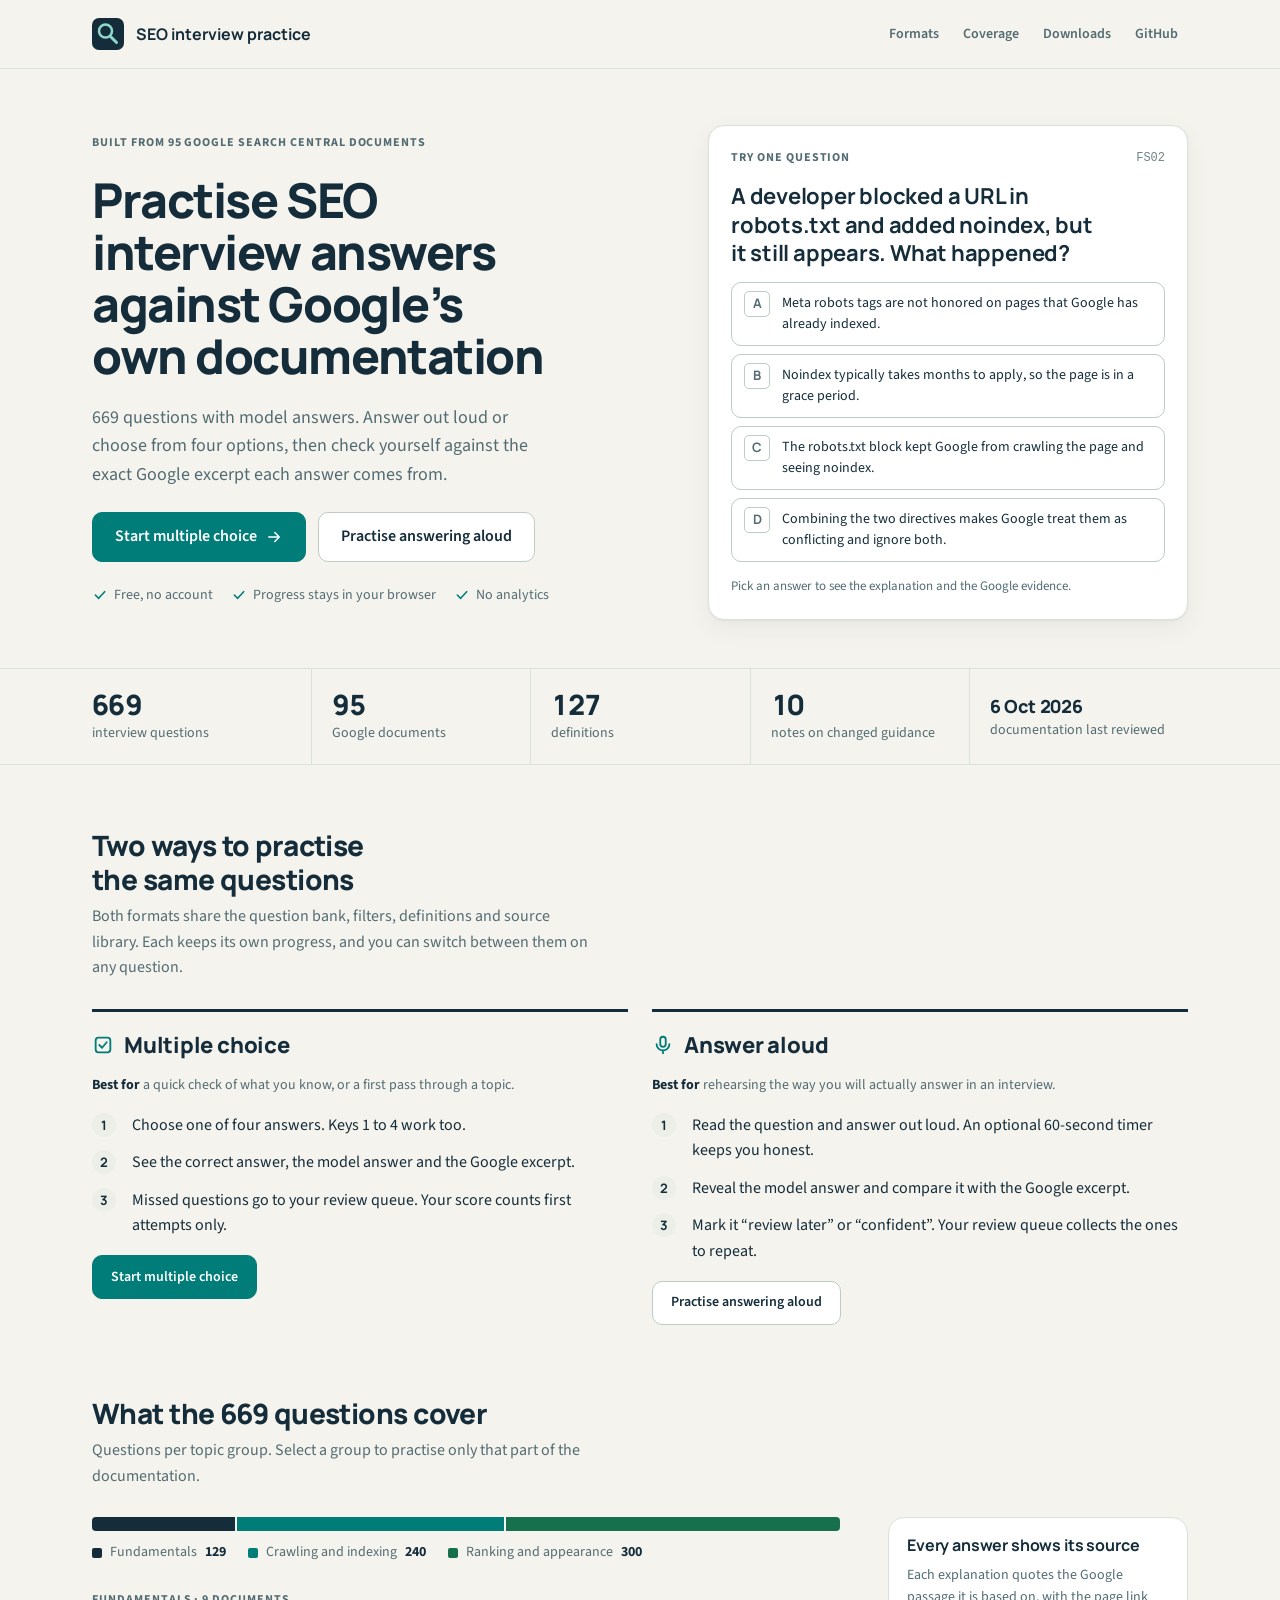
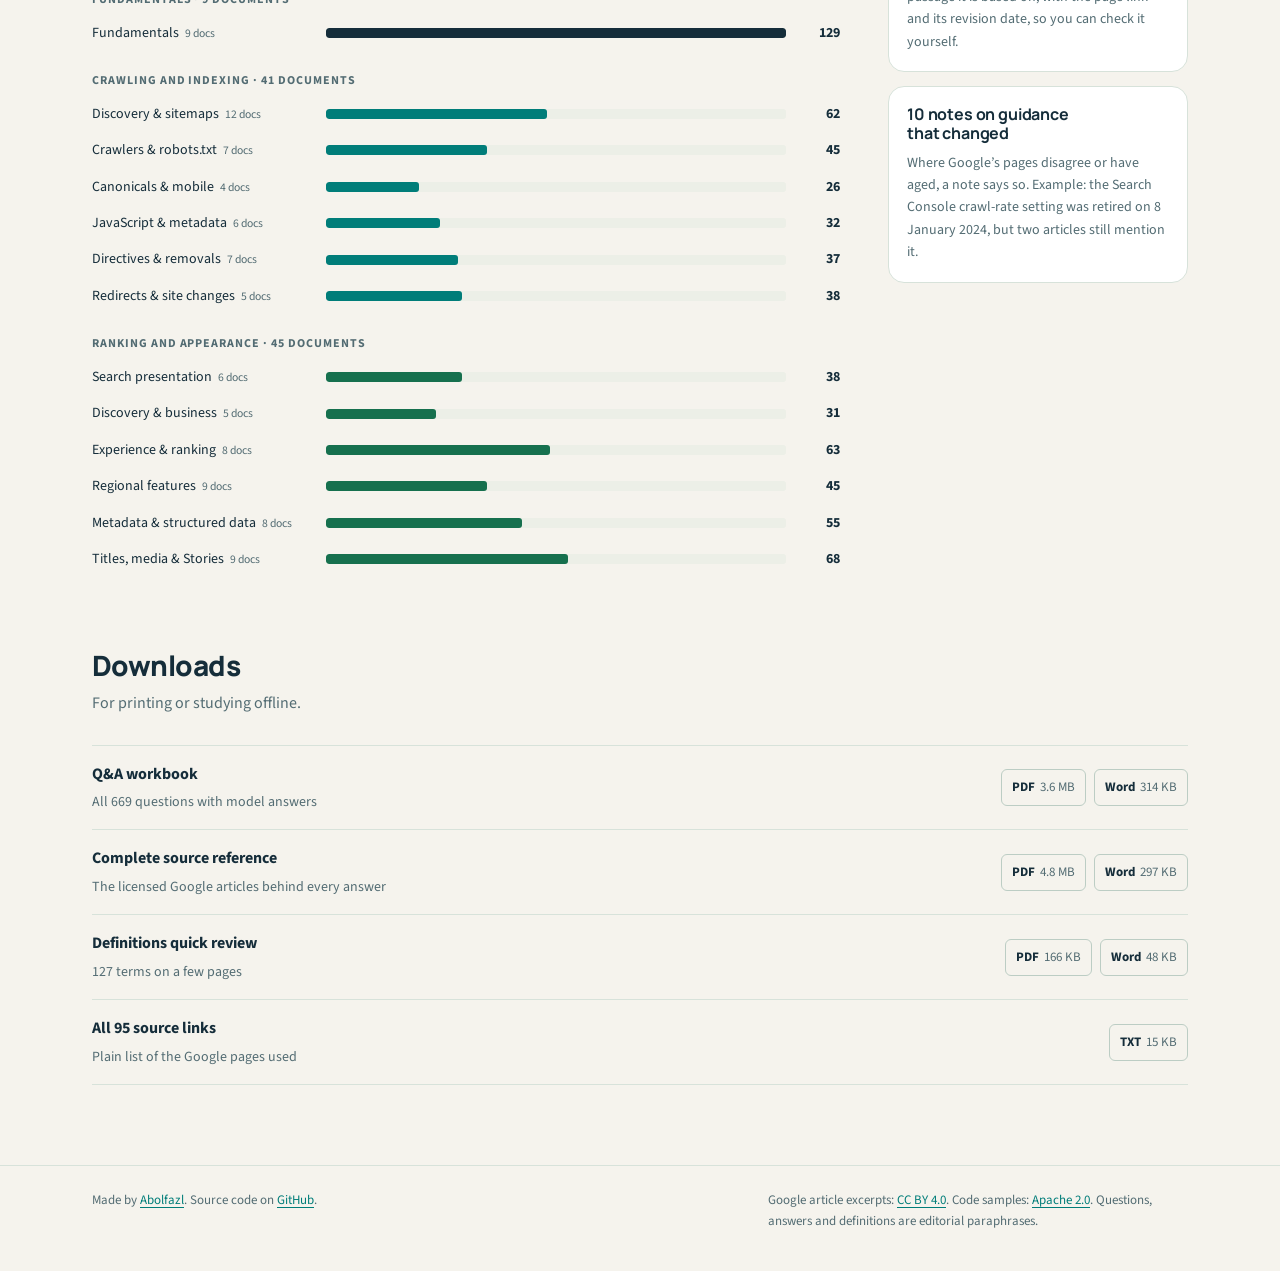
<file: public/index.html>
<!doctype html>
<html lang="en">
<head>
<meta charset="utf-8">
<meta name="viewport" content="width=device-width, initial-scale=1, viewport-fit=cover">
<title>SEO interview practice: 669 questions checked against Google’s documentation</title>
<meta name="description" content="Practise 669 SEO interview questions from 95 Google documentation pages. Answer aloud or take a four-choice quiz, and check every answer against the Google excerpt it comes from.">
<meta name="theme-color" content="#152d3a">
<meta property="og:title" content="SEO interview practice: 669 questions checked against Google’s documentation">
<meta property="og:description" content="Practise 669 SEO interview questions from 95 Google documentation pages. Answer aloud or take a four-choice quiz, and check every answer against the Google excerpt it comes from.">
<meta property="og:type" content="website">
<meta property="og:url" content="https://abolfazl-azizi-devs.github.io/google-seo-interview-practice/">
<meta property="og:image" content="https://abolfazl-azizi-devs.github.io/google-seo-interview-practice/assets/social-preview.png">
<meta property="og:image:width" content="1200">
<meta property="og:image:height" content="630">
<meta property="og:image:alt" content="SEO interview practice: 669 questions, 95 Google documents, answer-aloud and multiple-choice modes.">
<meta name="twitter:card" content="summary_large_image">
<link rel="canonical" href="https://abolfazl-azizi-devs.github.io/google-seo-interview-practice/">
<link rel="icon" href="assets/favicon.svg" type="image/svg+xml">
<link rel="stylesheet" href="assets/site.css">
<link rel="preload" href="assets/fonts/Manrope.woff2" as="font" type="font/woff2" crossorigin>
<link rel="preload" href="assets/fonts/SourceSans3.woff2" as="font" type="font/woff2" crossorigin>
</head>
<body class="home">

<header class="site-head">
  <div class="wrap">
    <a class="brand" href="./">
      <svg viewBox="0 0 64 64" aria-hidden="true"><rect width="64" height="64" rx="14" fill="#152d3a"/><circle cx="27" cy="26" r="13" fill="none" stroke="#8ed9c9" stroke-width="5"/><path d="m37 37 12 12" stroke="#8ed9c9" stroke-width="6" stroke-linecap="round"/></svg>
      <b>SEO interview practice</b>
    </a>
    <nav class="site-nav" aria-label="Page">
      <a href="#formats">Formats</a>
      <a href="#coverage">Coverage</a>
      <a href="#downloads">Downloads</a>
      <a class="gh" href="https://github.com/Abolfazl-Azizi-devs/google-seo-interview-practice" target="_blank" rel="noopener">GitHub</a>
    </nav>
  </div>
</header>

<div class="resume" id="resume" hidden>
  <div class="wrap">
    <p id="resume-text"></p>
    <a class="btn btn-primary" id="resume-go" href="quiz/">Continue</a>
    <a class="btn" id="resume-queue" href="quiz/#review">Practise review queue</a>
  </div>
</div>

<main>
  <section class="hero">
    <div class="wrap">
      <div class="hero-copy">
        <p class="label">Built from 95 Google Search Central documents</p>
        <h1>Practise SEO interview answers against Google’s own documentation</h1>
        <p class="hero-lede">669 questions with model answers. Answer out loud or choose from four options, then check yourself against the exact Google excerpt each answer comes from.</p>
        <div class="hero-ctas">
          <a class="btn btn-primary" href="quiz/">Start multiple choice
            <svg viewBox="0 0 24 24" fill="none" stroke="currentColor" stroke-width="2" stroke-linecap="round" stroke-linejoin="round" aria-hidden="true"><path d="M5 12h14m-6-6 6 6-6 6"/></svg></a>
          <a class="btn" href="practice/">Practise answering aloud</a>
        </div>
        <div class="hero-meta">
          <span><svg viewBox="0 0 24 24" fill="none" stroke="currentColor" stroke-width="2.4" stroke-linecap="round" stroke-linejoin="round" aria-hidden="true"><path d="m5 12 5 5 9-10"/></svg>Free, no account</span>
          <span><svg viewBox="0 0 24 24" fill="none" stroke="currentColor" stroke-width="2.4" stroke-linecap="round" stroke-linejoin="round" aria-hidden="true"><path d="m5 12 5 5 9-10"/></svg>Progress stays in your browser</span>
          <span><svg viewBox="0 0 24 24" fill="none" stroke="currentColor" stroke-width="2.4" stroke-linecap="round" stroke-linejoin="round" aria-hidden="true"><path d="m5 12 5 5 9-10"/></svg>No analytics</span>
        </div>
      </div>

      <aside class="try" aria-labelledby="try-q">
        <div class="try-head"><p class="label">Try one question</p><span class="mono q-key">FS02</span></div>
        <h2 id="try-q">A developer blocked a URL in robots.txt and added noindex, but it still appears. What happened?</h2>
        <ol class="options" id="try-opts"><li><button class="opt" data-i="0"><span class="opt-key">A</span><span class="opt-text">Meta robots tags are not honored on pages that Google has already indexed.</span></button></li><li><button class="opt" data-i="1"><span class="opt-key">B</span><span class="opt-text">Noindex typically takes months to apply, so the page is in a grace period.</span></button></li><li><button class="opt" data-i="2"><span class="opt-key">C</span><span class="opt-text">The robots.txt block kept Google from crawling the page and seeing noindex.</span></button></li><li><button class="opt" data-i="3"><span class="opt-key">D</span><span class="opt-text">Combining the two directives makes Google treat them as conflicting and ignore both.</span></button></li></ol>
        <p class="try-hint" id="try-hint">Pick an answer to see the explanation and the Google evidence.</p>
        <div class="try-result" id="try-result" hidden aria-live="polite">
          <p class="try-verdict" id="try-verdict"></p>
          <figure class="evidence">
            <div class="ev-head"><span class="label">From Google’s documentation</span></div>
            <blockquote>“To block Google from finding your page, restrict access to your content to logged in users (for example, use a login page or password-protect your page ).”</blockquote>
            <figcaption class="ev-src"><a class="url mono" href="https://developers.google.com/search/docs/fundamentals/get-started-developers#control" target="_blank" rel="noopener">developers.google.com/search/docs/fundamentals/get-started-developers</a></figcaption>
          </figure>
          <div class="try-foot"><span>668 more questions like this</span><a class="btn btn-primary" href="quiz/">Keep practising</a></div>
        </div>
      </aside>
    </div>
  </section>

  <div class="facts">
    <div class="wrap">
      <dl>
        <div><dt>interview questions</dt><dd>669</dd></div>
        <div><dt>Google documents</dt><dd>95</dd></div>
        <div><dt>definitions</dt><dd>127</dd></div>
        <div><dt>notes on changed guidance</dt><dd>10</dd></div>
        <div><dt>documentation last reviewed</dt><dd class="small">6 Oct 2026</dd></div>
      </dl>
    </div>
  </div>

  <section class="block" id="formats">
    <div class="wrap">
      <div class="block-head">
        <h2>Two ways to practise the same questions</h2>
        <p>Both formats share the question bank, filters, definitions and source library. Each keeps its own progress, and you can switch between them on any question.</p>
      </div>
      <div class="formats">
        <article class="format">
          <h3><svg viewBox="0 0 24 24" fill="none" stroke="currentColor" stroke-width="2" stroke-linecap="round" stroke-linejoin="round" aria-hidden="true"><rect x="4" y="4" width="16" height="16" rx="3"/><path d="m8 12 3 3 5-6"/></svg>Multiple choice</h3>
          <p class="best"><b>Best for</b> a quick check of what you know, or a first pass through a topic.</p>
          <ol class="steps">
            <li>Choose one of four answers. Keys 1 to 4 work too.</li>
            <li>See the correct answer, the model answer and the Google excerpt.</li>
            <li>Missed questions go to your review queue. Your score counts first attempts only.</li>
          </ol>
          <a class="btn btn-primary" href="quiz/">Start multiple choice</a>
        </article>
        <article class="format">
          <h3><svg viewBox="0 0 24 24" fill="none" stroke="currentColor" stroke-width="2" stroke-linecap="round" stroke-linejoin="round" aria-hidden="true"><rect x="9" y="3" width="6" height="11" rx="3"/><path d="M5 11a7 7 0 0 0 14 0M12 18v3"/></svg>Answer aloud</h3>
          <p class="best"><b>Best for</b> rehearsing the way you will actually answer in an interview.</p>
          <ol class="steps">
            <li>Read the question and answer out loud. An optional 60-second timer keeps you honest.</li>
            <li>Reveal the model answer and compare it with the Google excerpt.</li>
            <li>Mark it “review later” or “confident”. Your review queue collects the ones to repeat.</li>
          </ol>
          <a class="btn" href="practice/">Practise answering aloud</a>
        </article>
      </div>
    </div>
  </section>

  <section class="block" id="coverage">
    <div class="wrap">
      <div class="block-head">
        <h2>What the 669 questions cover</h2>
        <p>Questions per topic group. Select a group to practise only that part of the documentation.</p>
      </div>
      <div class="cover">
        <div>
          <div class="split" aria-hidden="true"><i class="a1" style="width:19.28%"></i><i class="a2" style="width:35.87%"></i><i class="a3" style="width:44.84%"></i></div>
          <div class="split-legend"><span><i class="a1"></i>Fundamentals <b>129</b></span><span><i class="a2"></i>Crawling and indexing <b>240</b></span><span><i class="a3"></i>Ranking and appearance <b>300</b></span></div>
          <div class="area-block"><h3>Fundamentals · 9 documents</h3><ul class="bars"><li><a href="quiz/#topic-1"><span class="name">Fundamentals<small>9 docs</small></span><span class="track"><span class="fill" style="width:100.0%;background:var(--ink)"></span></span><span class="v">129</span></a></li></ul></div><div class="area-block"><h3>Crawling and indexing · 41 documents</h3><ul class="bars"><li><a href="quiz/#topic-2"><span class="name">Discovery &amp; sitemaps<small>12 docs</small></span><span class="track"><span class="fill" style="width:48.1%;background:var(--teal)"></span></span><span class="v">62</span></a></li><li><a href="quiz/#topic-3"><span class="name">Crawlers &amp; robots.txt<small>7 docs</small></span><span class="track"><span class="fill" style="width:34.9%;background:var(--teal)"></span></span><span class="v">45</span></a></li><li><a href="quiz/#topic-4"><span class="name">Canonicals &amp; mobile<small>4 docs</small></span><span class="track"><span class="fill" style="width:20.2%;background:var(--teal)"></span></span><span class="v">26</span></a></li><li><a href="quiz/#topic-5"><span class="name">JavaScript &amp; metadata<small>6 docs</small></span><span class="track"><span class="fill" style="width:24.8%;background:var(--teal)"></span></span><span class="v">32</span></a></li><li><a href="quiz/#topic-6"><span class="name">Directives &amp; removals<small>7 docs</small></span><span class="track"><span class="fill" style="width:28.7%;background:var(--teal)"></span></span><span class="v">37</span></a></li><li><a href="quiz/#topic-7"><span class="name">Redirects &amp; site changes<small>5 docs</small></span><span class="track"><span class="fill" style="width:29.5%;background:var(--teal)"></span></span><span class="v">38</span></a></li></ul></div><div class="area-block"><h3>Ranking and appearance · 45 documents</h3><ul class="bars"><li><a href="quiz/#topic-8"><span class="name">Search presentation<small>6 docs</small></span><span class="track"><span class="fill" style="width:29.5%;background:var(--right)"></span></span><span class="v">38</span></a></li><li><a href="quiz/#topic-9"><span class="name">Discovery &amp; business<small>5 docs</small></span><span class="track"><span class="fill" style="width:24.0%;background:var(--right)"></span></span><span class="v">31</span></a></li><li><a href="quiz/#topic-10"><span class="name">Experience &amp; ranking<small>8 docs</small></span><span class="track"><span class="fill" style="width:48.8%;background:var(--right)"></span></span><span class="v">63</span></a></li><li><a href="quiz/#topic-11"><span class="name">Regional features<small>9 docs</small></span><span class="track"><span class="fill" style="width:34.9%;background:var(--right)"></span></span><span class="v">45</span></a></li><li><a href="quiz/#topic-12"><span class="name">Metadata &amp; structured data<small>8 docs</small></span><span class="track"><span class="fill" style="width:42.6%;background:var(--right)"></span></span><span class="v">55</span></a></li><li><a href="quiz/#topic-13"><span class="name">Titles, media &amp; Stories<small>9 docs</small></span><span class="track"><span class="fill" style="width:52.7%;background:var(--right)"></span></span><span class="v">68</span></a></li></ul></div>
        </div>
        <div class="cover-side">
          <div class="side-note">
            <h3>Every answer shows its source</h3>
            <p>Each explanation quotes the Google passage it is based on, with the page link and its revision date, so you can check it yourself.</p>
          </div>
          <div class="side-note">
            <h3>10 notes on guidance that changed</h3>
            <p>Where Google’s pages disagree or have aged, a note says so. Example: the Search Console crawl-rate setting was retired on 8 January 2024, but two articles still mention it.</p>
          </div>
        </div>
      </div>
    </div>
  </section>

  <section class="block" id="downloads">
    <div class="wrap">
      <div class="block-head">
        <h2>Downloads</h2>
        <p>For printing or studying offline.</p>
      </div>
      <ul class="downloads"><li><b>Q&amp;A workbook</b><small>All 669 questions with model answers</small><span class="files"><a class="file-link" href="downloads/Complete_SEO_Interview_Workbook.pdf">PDF <span>3.6 MB</span></a><a class="file-link" href="downloads/Complete_SEO_Interview_Workbook.docx">Word <span>314 KB</span></a></span></li><li><b>Complete source reference</b><small>The licensed Google articles behind every answer</small><span class="files"><a class="file-link" href="downloads/Complete_Google_SEO_Source_Reference.pdf">PDF <span>4.8 MB</span></a><a class="file-link" href="downloads/Complete_Google_SEO_Source_Reference.docx">Word <span>297 KB</span></a></span></li><li><b>Definitions quick review</b><small>127 terms on a few pages</small><span class="files"><a class="file-link" href="downloads/SEO_Definitions_Quick_Review.pdf">PDF <span>166 KB</span></a><a class="file-link" href="downloads/SEO_Definitions_Quick_Review.docx">Word <span>48 KB</span></a></span></li><li><b>All 95 source links</b><small>Plain list of the Google pages used</small><span class="files"><a class="file-link" href="downloads/All_95_Source_Links.txt">TXT <span>15 KB</span></a></span></li></ul>
    </div>
  </section>
</main>

<footer class="site-foot">
  <div class="wrap">
    <p>Made by <a href="https://github.com/Abolfazl-Azizi-devs" target="_blank" rel="noopener">Abolfazl</a>. Source code on <a href="https://github.com/Abolfazl-Azizi-devs/google-seo-interview-practice" target="_blank" rel="noopener">GitHub</a>.</p>
    <p>Google article excerpts: <a href="https://creativecommons.org/licenses/by/4.0/" target="_blank" rel="noopener">CC BY 4.0</a>. Code samples: <a href="https://www.apache.org/licenses/LICENSE-2.0" target="_blank" rel="noopener">Apache 2.0</a>. Questions, answers and definitions are editorial paraphrases.</p>
  </div>
</footer>

<script type="application/json" id="try-data">{"correct": 2, "answer": "The crawl block can prevent Google from seeing the noindex directive. Decide whether the goal is index exclusion, crawl management, or privacy. For noindex processing, allow crawling; for private material, require access control. Reinspect the page after the chosen coherent setup is implemented. This applies pages 6 and 7."}</script>
<script>
(() => {
  const $ = id => document.getElementById(id);
  const T = JSON.parse($('try-data').textContent), L = 'ABCD';
  $('try-opts').addEventListener('click', e => {
    const b = e.target.closest('[data-i]'); if (!b) return;
    const pick = +b.dataset.i, ok = pick === T.correct;
    $('try-opts').querySelectorAll('[data-i]').forEach(o => {
      const i = +o.dataset.i; o.disabled = true;
      if (i === T.correct) o.classList.add('is-right'); else if (i === pick) o.classList.add('is-wrong');
    });
    $('try-verdict').className = 'try-verdict' + (ok ? '' : ' no');
    $('try-verdict').innerHTML = '<b>' + (ok ? 'Correct.' : 'Not this one. The answer is ' + L[T.correct] + '.') + '</b> ';
    $('try-verdict').append(T.answer);
    $('try-hint').hidden = true; $('try-result').hidden = false;
  });

  // Returning visitors: show their saved progress and a way back in.
  const read = k => { try { return JSON.parse(localStorage.getItem(k) || 'null'); } catch (e) { return null; } };
  const practice = read('seo-public-practice-v1') || {}, quiz = read('seo-public-quiz-v1') || {}, last = read('seo-public-last-v1');
  const answered = Object.keys(quiz.responses || {}).length;
  const marked = Object.keys(practice).length;
  const review = Object.values(quiz.marks || {}).filter(v => v === 'review').length + Object.values(practice).filter(v => v === 'review').length;
  if (!answered && !marked) return;
  const parts = [];
  const n = (count, word) => `<b>${count}</b> ${word}${count === 1 ? '' : 's'}`;
  if (answered) parts.push('answered ' + n(answered, 'quiz question'));
  if (marked) parts.push('marked ' + n(marked, 'answer-aloud question'));
  $('resume-text').innerHTML = `<b>Welcome back.</b> You have ${parts.join(' and ')}` + (review ? `. ${review === 1 ? 'One question is' : `<b>${review}</b> questions are`} in your review queue.` : '.');
  const mode = last && (last.mode === 'quiz' || last.mode === 'practice') ? last.mode : answered ? 'quiz' : 'practice';
  $('resume-go').href = mode + '/' + (last && last.mode === mode && Number.isInteger(last.id) ? '#q' + last.id : '');
  $('resume-queue').href = mode + '/#review';
  $('resume-queue').hidden = !review;
  $('resume').hidden = false;
})();
</script>
</body>
</html>
</file>
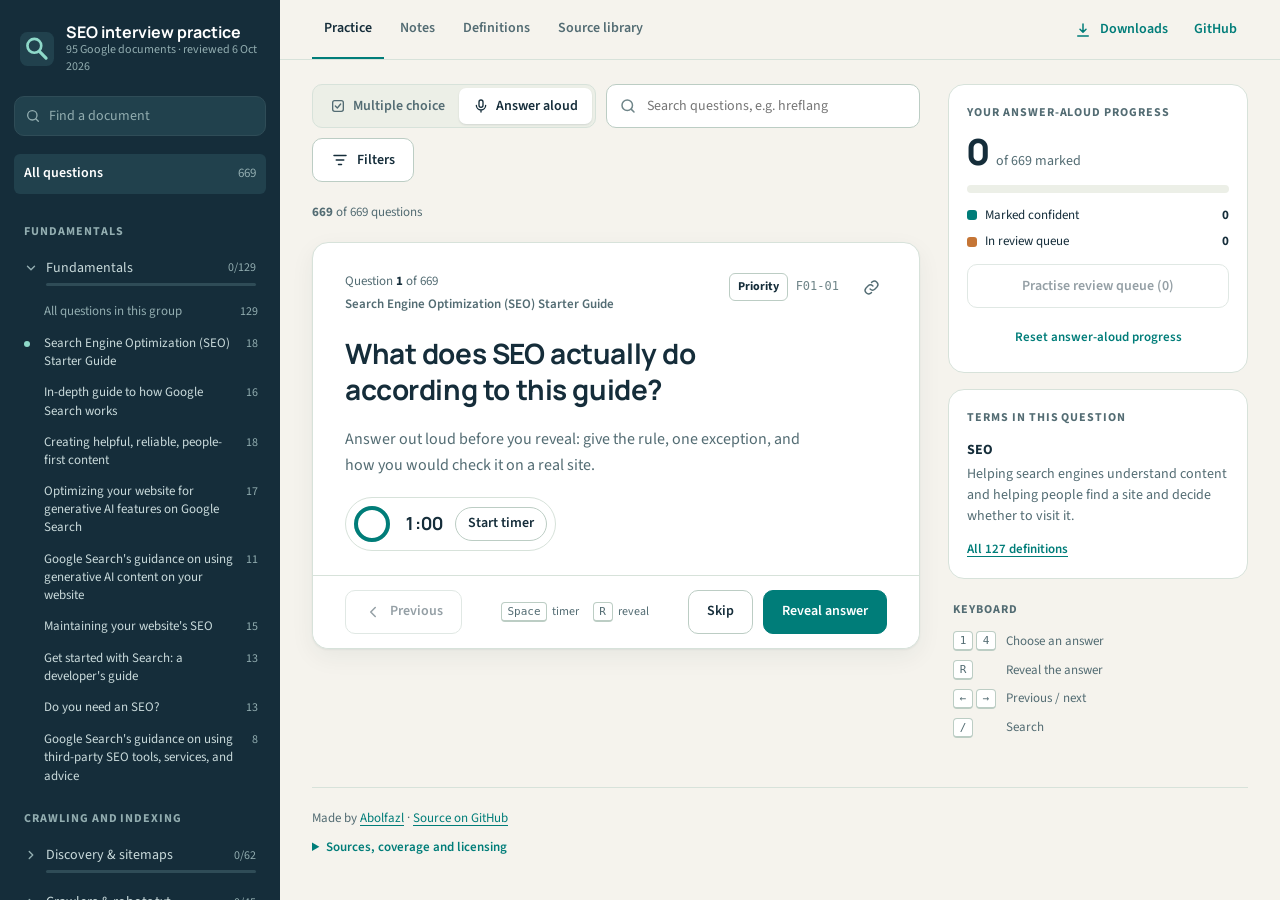
<file: public/practice/index.html>
<!doctype html>
<html lang="en">
<head>
<meta charset="utf-8">
<meta name="viewport" content="width=device-width, initial-scale=1, viewport-fit=cover">
<title>Answer aloud · SEO interview practice</title>
<meta name="description" content="Practise 669 SEO interview questions from 95 Google documentation pages. Answer aloud or take a four-choice quiz, and check every answer against the Google excerpt it comes from.">
<meta name="theme-color" content="#152d3a">
<meta property="og:title" content="Answer aloud · SEO interview practice">
<meta property="og:description" content="Practise 669 SEO interview questions from 95 Google documentation pages. Answer aloud or take a four-choice quiz, and check every answer against the Google excerpt it comes from.">
<meta property="og:type" content="website">
<meta property="og:url" content="https://abolfazl-azizi-devs.github.io/google-seo-interview-practice/practice/">
<meta property="og:image" content="https://abolfazl-azizi-devs.github.io/google-seo-interview-practice/assets/social-preview.png">
<meta property="og:image:width" content="1200">
<meta property="og:image:height" content="630">
<meta property="og:image:alt" content="SEO interview practice: 669 questions, 95 Google documents, answer-aloud and multiple-choice modes.">
<meta name="twitter:card" content="summary_large_image">
<link rel="canonical" href="https://abolfazl-azizi-devs.github.io/google-seo-interview-practice/practice/">
<link rel="icon" href="../assets/favicon.svg" type="image/svg+xml">
<link rel="stylesheet" href="../assets/site.css">
<link rel="preload" href="../assets/fonts/Manrope.woff2" as="font" type="font/woff2" crossorigin>
<link rel="preload" href="../assets/fonts/SourceSans3.woff2" as="font" type="font/woff2" crossorigin>
</head>
<body class="study-page" data-mode="practice" data-root="../">
<div class="app">

  <aside class="rail" id="rail" aria-label="Documents">
    <a class="brand" href="../">
      <svg viewBox="0 0 64 64" aria-hidden="true"><rect width="64" height="64" rx="14" fill="#21414d"/><circle cx="27" cy="26" r="13" fill="none" stroke="#8ed9c9" stroke-width="5"/><path d="m37 37 12 12" stroke="#8ed9c9" stroke-width="6" stroke-linecap="round"/></svg>
      <span><b>SEO interview practice</b><small>95 Google documents · reviewed 6 Oct 2026</small></span>
    </a>
    <nav class="rail-views" aria-label="Sections" data-views></nav>
    <label class="rail-find">
      <span class="sr-only">Find a document</span>
      <svg viewBox="0 0 24 24" fill="none" stroke="currentColor" stroke-width="2" aria-hidden="true"><circle cx="11" cy="11" r="7"/><path d="m20 20-3.5-3.5" stroke-linecap="round"/></svg>
      <input id="doc-find" type="search" placeholder="Find a document" autocomplete="off">
    </label>
    <button class="rail-all" id="rail-all" aria-pressed="true">All questions <span>669</span></button>
    <div id="rail-groups"></div>
    <p class="rail-foot">Progress is saved in this browser only. No account, no analytics.</p>
  </aside>
  <button class="scrim" id="scrim" aria-label="Close documents" tabindex="-1"></button>

  <div class="workspace">
    <header class="topbar">
      <button class="icon-btn menu-btn" id="menu-btn" aria-controls="rail" aria-expanded="false" aria-label="Open documents and sections">
        <svg viewBox="0 0 24 24" fill="none" stroke="currentColor" stroke-width="2" stroke-linecap="round" aria-hidden="true"><path d="M4 7h16M4 12h16M4 17h16"/></svg>
      </button>
      <a class="top-brand" href="../">SEO interview practice</a>
      <nav class="views" role="tablist" aria-label="Sections" data-views></nav>
      <div class="top-actions">
        <span class="top-progress"><b id="tp-answered">0</b>/669<span id="tp-label"> answered</span></span>
        <button class="btn btn-ghost" id="dl-btn" aria-expanded="false" aria-controls="dl-pop" aria-label="Downloads">
          <svg viewBox="0 0 24 24" fill="none" stroke="currentColor" stroke-width="2" stroke-linecap="round" stroke-linejoin="round" aria-hidden="true"><path d="M12 4v11m0 0-4-4m4 4 4-4M5 20h14"/></svg><span class="lbl-dl">Downloads</span>
        </button>
        <a class="btn btn-ghost gh" href="https://github.com/Abolfazl-Azizi-devs/google-seo-interview-practice" target="_blank" rel="noopener">GitHub</a>
        <div class="popover" id="dl-pop" hidden>
          <ul class="dl-list"><li><b>Q&amp;A workbook</b><small>All 669 questions with model answers</small><span class="files"><a class="file-link" href="../downloads/Complete_SEO_Interview_Workbook.pdf">PDF <span>3.6 MB</span></a><a class="file-link" href="../downloads/Complete_SEO_Interview_Workbook.docx">Word <span>314 KB</span></a></span></li><li><b>Complete source reference</b><small>The licensed Google articles behind every answer</small><span class="files"><a class="file-link" href="../downloads/Complete_Google_SEO_Source_Reference.pdf">PDF <span>4.8 MB</span></a><a class="file-link" href="../downloads/Complete_Google_SEO_Source_Reference.docx">Word <span>297 KB</span></a></span></li><li><b>Definitions quick review</b><small>127 terms on a few pages</small><span class="files"><a class="file-link" href="../downloads/SEO_Definitions_Quick_Review.pdf">PDF <span>166 KB</span></a><a class="file-link" href="../downloads/SEO_Definitions_Quick_Review.docx">Word <span>48 KB</span></a></span></li><li><b>All 95 source links</b><small>Plain list of the Google pages used</small><span class="files"><a class="file-link" href="../downloads/All_95_Source_Links.txt">TXT <span>15 KB</span></a></span></li></ul>
        </div>
      </div>
    </header>

    <main class="content" id="content">
      <div class="stage" id="practice-pane">
        <h1 class="sr-only" id="sr-title">Answer-aloud SEO interview practice</h1>
        <p class="notice" id="storage-notice" hidden>This browser blocked saved progress. Practice still works, but progress will be lost when you close the page.</p>
        <div class="session">
          <div class="seg" role="radiogroup" aria-label="Practice format" id="mode-seg">
            <button role="radio" aria-checked="false" data-mode="quiz">
              <svg viewBox="0 0 24 24" fill="none" stroke="currentColor" stroke-width="2" stroke-linecap="round" stroke-linejoin="round" aria-hidden="true"><rect x="4" y="4" width="16" height="16" rx="3"/><path d="m8 12 3 3 5-6"/></svg>Multiple choice</button>
            <button role="radio" aria-checked="true" data-mode="practice">
              <svg viewBox="0 0 24 24" fill="none" stroke="currentColor" stroke-width="2" stroke-linecap="round" stroke-linejoin="round" aria-hidden="true"><rect x="9" y="3" width="6" height="11" rx="3"/><path d="M5 11a7 7 0 0 0 14 0M12 18v3"/></svg>Answer aloud</button>
          </div>
          <label class="search">
            <svg viewBox="0 0 24 24" fill="none" stroke="currentColor" stroke-width="2" aria-hidden="true"><circle cx="11" cy="11" r="7"/><path d="m20 20-3.5-3.5" stroke-linecap="round"/></svg>
            <span class="sr-only">Search questions</span>
            <input id="q-search" type="search" placeholder="Search questions, e.g. hreflang" autocomplete="off">
            <button class="icon-btn" id="search-clear" type="button" aria-label="Clear search" hidden><svg viewBox="0 0 24 24" fill="none" stroke="currentColor" stroke-width="2" stroke-linecap="round" aria-hidden="true"><path d="M6 6l12 12M18 6 6 18"/></svg></button>
          </label>
          <button class="btn filter-btn" id="filter-btn" aria-haspopup="dialog">
            <svg viewBox="0 0 24 24" fill="none" stroke="currentColor" stroke-width="2" stroke-linecap="round" aria-hidden="true"><path d="M4 6h16M7 12h10M10 18h4"/></svg><span class="lbl">Filters</span><span class="badge" id="filter-badge" hidden>0</span>
          </button>
        </div>
        <div class="scope" id="scope" aria-live="polite"></div>
        <div id="card-slot"><div class="loading" role="status">Loading 669 questions…</div></div>
        <noscript><p class="notice">Turn on JavaScript to practise the questions. The PDF and Word downloads work without it.</p></noscript>
      </div>

      <div class="view-pane" id="notes-pane" hidden>
        <div class="view-head"><p class="label">95 documents</p><h1>Document notes</h1><p>The key points of each Google page. Pick a document in the list to read only its notes, practise its questions or open the source.</p></div>
        <div class="def-grid" id="notes-list"></div>
        <h2 class="section-title" id="flags-title">Notes on guidance that changed</h2>
        <p class="muted">Where Google’s pages disagree with each other or have aged, these notes say what changed and which source is current.</p>
        <div class="def-grid" id="flags-list"></div>
      </div>

      <div class="view-pane" id="glossary-pane" hidden>
        <div class="view-head"><p class="label">127 definitions</p><h1>Definitions</h1><p>Say the definition out loud, then check it against the Google evidence.</p></div>
        <label class="search"><svg viewBox="0 0 24 24" fill="none" stroke="currentColor" stroke-width="2" aria-hidden="true"><circle cx="11" cy="11" r="7"/><path d="m20 20-3.5-3.5" stroke-linecap="round"/></svg><span class="sr-only">Search definitions</span><input id="glossary-search" type="search" placeholder="Search definitions" autocomplete="off"></label>
        <p class="muted" id="glossary-count"></p>
        <div class="def-grid" id="glossary-list"></div>
      </div>

      <div class="view-pane" id="sources-pane" hidden>
        <div class="view-head"><p class="label">102 source entries</p><h1>Source library</h1><p>94 full licensed Google articles, a labelled summary of one Google Support page and seven official supplements, each with its original link and revision date.</p></div>
        <div class="view-tools"><label class="sr-only" for="source-select">Source document</label><select id="source-select"></select></div>
        <div id="source-view"></div>
      </div>

      <aside class="context" id="context" aria-label="Session details">
        <section class="panel" id="progress-panel"></section>
        <section class="panel" id="terms-panel" hidden>
          <p class="label">Terms in this question</p>
          <dl class="terms" id="terms"></dl>
          <button class="more" data-view="glossary">All 127 definitions</button>
        </section>
        <section class="panel note" id="flag-panel" hidden></section>
        <section class="panel plain keys-panel">
          <p class="label">Keyboard</p>
          <dl class="keys">
            <dt><kbd>1</kbd><kbd>4</kbd></dt><dd>Choose an answer</dd>
            <dt><kbd>R</kbd></dt><dd>Reveal the answer</dd>
            <dt><kbd>←</kbd><kbd>→</kbd></dt><dd>Previous / next</dd>
            <dt><kbd>/</kbd></dt><dd>Search</dd>
          </dl>
        </section>
      </aside>
    </main>

    <footer class="page-foot">
      <p>Made by <a href="https://github.com/Abolfazl-Azizi-devs" target="_blank" rel="noopener">Abolfazl</a> · <a href="https://github.com/Abolfazl-Azizi-devs/google-seo-interview-practice" target="_blank" rel="noopener">Source on GitHub</a></p>
      <details><summary>Sources, coverage and licensing</summary><p id="scope-text"></p><p id="license-text"></p>
        <p><a href="https://creativecommons.org/licenses/by/4.0/" target="_blank" rel="noopener">CC BY 4.0</a> · <a href="https://www.apache.org/licenses/LICENSE-2.0" target="_blank" rel="noopener">Apache 2.0</a> · <a href="../downloads/All_95_Source_Links.txt">All 95 source links</a></p></details>
    </footer>
  </div>
</div>

<dialog class="sheet" id="sheet" aria-labelledby="sheet-title">
  <form method="dialog" class="sheet-in" id="sheet-form">
    <div class="sheet-head"><h2 id="sheet-title">Filter questions</h2>
      <button class="icon-btn" value="cancel" aria-label="Close filters"><svg viewBox="0 0 24 24" fill="none" stroke="currentColor" stroke-width="2" stroke-linecap="round" aria-hidden="true"><path d="M6 6l12 12M18 6 6 18"/></svg></button>
    </div>
    <div class="sheet-body">
      <fieldset><legend>Your progress</legend>
        <label class="choice"><input type="radio" name="status" value="all"><span>Any progress</span><small data-count="status:all"></small></label>
        <label class="choice"><input type="radio" name="status" value="unseen"><span>Not answered yet</span><small data-count="status:unseen"></small></label>
        <label class="choice"><input type="radio" name="status" value="review"><span>In review queue</span><small data-count="status:review"></small></label>
        <label class="choice"><input type="radio" name="status" value="know"><span>Marked confident</span><small data-count="status:know"></small></label>
      </fieldset>
      <fieldset><legend>Question set</legend>
        <label class="choice"><input type="radio" name="set" value="all"><span>All questions</span><small data-count="set:all"></small></label>
        <label class="choice"><input type="radio" name="set" value="priority"><span>Priority questions</span><small data-count="set:priority"></small></label>
        <label class="choice"><input type="radio" name="set" value="scenarios"><span>Cross-topic scenarios</span><small data-count="set:scenarios"></small></label>
        <label class="choice"><input type="radio" name="set" value="extra"><span>Additional appearance</span><small data-count="set:extra"></small></label>
      </fieldset>
      <fieldset><legend>Search in</legend>
        <label class="choice"><input type="radio" name="scope" value="qa"><span>Questions and answers</span></label>
        <label class="choice"><input type="radio" name="scope" value="question"><span>Questions only</span></label>
        <label class="choice"><input type="radio" name="scope" value="evidence"><span>Google excerpts</span></label>
        <label class="choice"><input type="radio" name="scope" value="all"><span>Everything on the card</span></label>
      </fieldset>
      <fieldset><legend>Order</legend>
        <label class="choice"><input type="radio" name="order" value="doc"><span>Document order</span></label>
        <label class="choice"><input type="radio" name="order" value="shuffle"><span>Shuffled</span></label>
      </fieldset>
    </div>
    <div class="sheet-foot">
      <button class="btn" type="button" id="sheet-reset">Reset</button>
      <button class="btn btn-primary" value="apply" id="sheet-apply">Show questions</button>
    </div>
  </form>
</dialog>

<script src="../assets/app.js" defer></script>
</body>
</html>
</file>
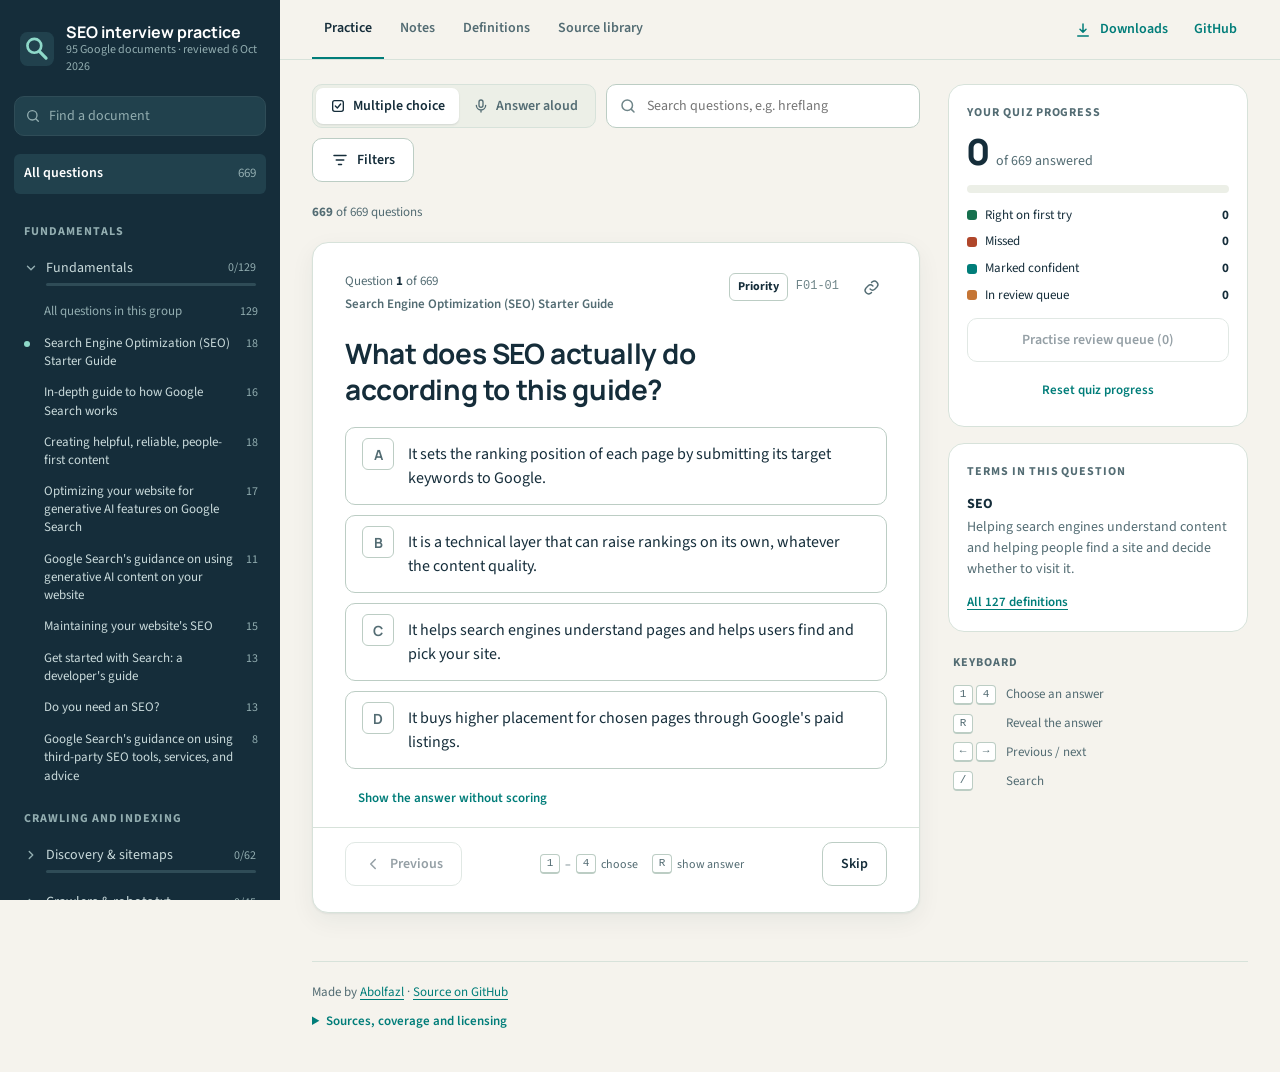
<file: public/quiz/index.html>
<!doctype html>
<html lang="en">
<head>
<meta charset="utf-8">
<meta name="viewport" content="width=device-width, initial-scale=1, viewport-fit=cover">
<title>Multiple choice · SEO interview practice</title>
<meta name="description" content="Practise 669 SEO interview questions from 95 Google documentation pages. Answer aloud or take a four-choice quiz, and check every answer against the Google excerpt it comes from.">
<meta name="theme-color" content="#152d3a">
<meta property="og:title" content="Multiple choice · SEO interview practice">
<meta property="og:description" content="Practise 669 SEO interview questions from 95 Google documentation pages. Answer aloud or take a four-choice quiz, and check every answer against the Google excerpt it comes from.">
<meta property="og:type" content="website">
<meta property="og:url" content="https://abolfazl-azizi-devs.github.io/google-seo-interview-practice/quiz/">
<meta property="og:image" content="https://abolfazl-azizi-devs.github.io/google-seo-interview-practice/assets/social-preview.png">
<meta property="og:image:width" content="1200">
<meta property="og:image:height" content="630">
<meta property="og:image:alt" content="SEO interview practice: 669 questions, 95 Google documents, answer-aloud and multiple-choice modes.">
<meta name="twitter:card" content="summary_large_image">
<link rel="canonical" href="https://abolfazl-azizi-devs.github.io/google-seo-interview-practice/quiz/">
<link rel="icon" href="../assets/favicon.svg" type="image/svg+xml">
<link rel="stylesheet" href="../assets/site.css">
<link rel="preload" href="../assets/fonts/Manrope.woff2" as="font" type="font/woff2" crossorigin>
<link rel="preload" href="../assets/fonts/SourceSans3.woff2" as="font" type="font/woff2" crossorigin>
</head>
<body class="study-page" data-mode="quiz" data-root="../">
<div class="app">

  <aside class="rail" id="rail" aria-label="Documents">
    <a class="brand" href="../">
      <svg viewBox="0 0 64 64" aria-hidden="true"><rect width="64" height="64" rx="14" fill="#21414d"/><circle cx="27" cy="26" r="13" fill="none" stroke="#8ed9c9" stroke-width="5"/><path d="m37 37 12 12" stroke="#8ed9c9" stroke-width="6" stroke-linecap="round"/></svg>
      <span><b>SEO interview practice</b><small>95 Google documents · reviewed 6 Oct 2026</small></span>
    </a>
    <nav class="rail-views" aria-label="Sections" data-views></nav>
    <label class="rail-find">
      <span class="sr-only">Find a document</span>
      <svg viewBox="0 0 24 24" fill="none" stroke="currentColor" stroke-width="2" aria-hidden="true"><circle cx="11" cy="11" r="7"/><path d="m20 20-3.5-3.5" stroke-linecap="round"/></svg>
      <input id="doc-find" type="search" placeholder="Find a document" autocomplete="off">
    </label>
    <button class="rail-all" id="rail-all" aria-pressed="true">All questions <span>669</span></button>
    <div id="rail-groups"></div>
    <p class="rail-foot">Progress is saved in this browser only. No account, no analytics.</p>
  </aside>
  <button class="scrim" id="scrim" aria-label="Close documents" tabindex="-1"></button>

  <div class="workspace">
    <header class="topbar">
      <button class="icon-btn menu-btn" id="menu-btn" aria-controls="rail" aria-expanded="false" aria-label="Open documents and sections">
        <svg viewBox="0 0 24 24" fill="none" stroke="currentColor" stroke-width="2" stroke-linecap="round" aria-hidden="true"><path d="M4 7h16M4 12h16M4 17h16"/></svg>
      </button>
      <a class="top-brand" href="../">SEO interview practice</a>
      <nav class="views" role="tablist" aria-label="Sections" data-views></nav>
      <div class="top-actions">
        <span class="top-progress"><b id="tp-answered">0</b>/669<span id="tp-label"> answered</span></span>
        <button class="btn btn-ghost" id="dl-btn" aria-expanded="false" aria-controls="dl-pop" aria-label="Downloads">
          <svg viewBox="0 0 24 24" fill="none" stroke="currentColor" stroke-width="2" stroke-linecap="round" stroke-linejoin="round" aria-hidden="true"><path d="M12 4v11m0 0-4-4m4 4 4-4M5 20h14"/></svg><span class="lbl-dl">Downloads</span>
        </button>
        <a class="btn btn-ghost gh" href="https://github.com/Abolfazl-Azizi-devs/google-seo-interview-practice" target="_blank" rel="noopener">GitHub</a>
        <div class="popover" id="dl-pop" hidden>
          <ul class="dl-list"><li><b>Q&amp;A workbook</b><small>All 669 questions with model answers</small><span class="files"><a class="file-link" href="../downloads/Complete_SEO_Interview_Workbook.pdf">PDF <span>3.6 MB</span></a><a class="file-link" href="../downloads/Complete_SEO_Interview_Workbook.docx">Word <span>314 KB</span></a></span></li><li><b>Complete source reference</b><small>The licensed Google articles behind every answer</small><span class="files"><a class="file-link" href="../downloads/Complete_Google_SEO_Source_Reference.pdf">PDF <span>4.8 MB</span></a><a class="file-link" href="../downloads/Complete_Google_SEO_Source_Reference.docx">Word <span>297 KB</span></a></span></li><li><b>Definitions quick review</b><small>127 terms on a few pages</small><span class="files"><a class="file-link" href="../downloads/SEO_Definitions_Quick_Review.pdf">PDF <span>166 KB</span></a><a class="file-link" href="../downloads/SEO_Definitions_Quick_Review.docx">Word <span>48 KB</span></a></span></li><li><b>All 95 source links</b><small>Plain list of the Google pages used</small><span class="files"><a class="file-link" href="../downloads/All_95_Source_Links.txt">TXT <span>15 KB</span></a></span></li></ul>
        </div>
      </div>
    </header>

    <main class="content" id="content">
      <div class="stage" id="practice-pane">
        <h1 class="sr-only" id="sr-title">Multiple-choice SEO interview quiz</h1>
        <p class="notice" id="storage-notice" hidden>This browser blocked saved progress. Practice still works, but progress will be lost when you close the page.</p>
        <div class="session">
          <div class="seg" role="radiogroup" aria-label="Practice format" id="mode-seg">
            <button role="radio" aria-checked="true" data-mode="quiz">
              <svg viewBox="0 0 24 24" fill="none" stroke="currentColor" stroke-width="2" stroke-linecap="round" stroke-linejoin="round" aria-hidden="true"><rect x="4" y="4" width="16" height="16" rx="3"/><path d="m8 12 3 3 5-6"/></svg>Multiple choice</button>
            <button role="radio" aria-checked="false" data-mode="practice">
              <svg viewBox="0 0 24 24" fill="none" stroke="currentColor" stroke-width="2" stroke-linecap="round" stroke-linejoin="round" aria-hidden="true"><rect x="9" y="3" width="6" height="11" rx="3"/><path d="M5 11a7 7 0 0 0 14 0M12 18v3"/></svg>Answer aloud</button>
          </div>
          <label class="search">
            <svg viewBox="0 0 24 24" fill="none" stroke="currentColor" stroke-width="2" aria-hidden="true"><circle cx="11" cy="11" r="7"/><path d="m20 20-3.5-3.5" stroke-linecap="round"/></svg>
            <span class="sr-only">Search questions</span>
            <input id="q-search" type="search" placeholder="Search questions, e.g. hreflang" autocomplete="off">
            <button class="icon-btn" id="search-clear" type="button" aria-label="Clear search" hidden><svg viewBox="0 0 24 24" fill="none" stroke="currentColor" stroke-width="2" stroke-linecap="round" aria-hidden="true"><path d="M6 6l12 12M18 6 6 18"/></svg></button>
          </label>
          <button class="btn filter-btn" id="filter-btn" aria-haspopup="dialog">
            <svg viewBox="0 0 24 24" fill="none" stroke="currentColor" stroke-width="2" stroke-linecap="round" aria-hidden="true"><path d="M4 6h16M7 12h10M10 18h4"/></svg><span class="lbl">Filters</span><span class="badge" id="filter-badge" hidden>0</span>
          </button>
        </div>
        <div class="scope" id="scope" aria-live="polite"></div>
        <div id="card-slot"><div class="loading" role="status">Loading 669 questions…</div></div>
        <noscript><p class="notice">Turn on JavaScript to practise the questions. The PDF and Word downloads work without it.</p></noscript>
      </div>

      <div class="view-pane" id="notes-pane" hidden>
        <div class="view-head"><p class="label">95 documents</p><h1>Document notes</h1><p>The key points of each Google page. Pick a document in the list to read only its notes, practise its questions or open the source.</p></div>
        <div class="def-grid" id="notes-list"></div>
        <h2 class="section-title" id="flags-title">Notes on guidance that changed</h2>
        <p class="muted">Where Google’s pages disagree with each other or have aged, these notes say what changed and which source is current.</p>
        <div class="def-grid" id="flags-list"></div>
      </div>

      <div class="view-pane" id="glossary-pane" hidden>
        <div class="view-head"><p class="label">127 definitions</p><h1>Definitions</h1><p>Say the definition out loud, then check it against the Google evidence.</p></div>
        <label class="search"><svg viewBox="0 0 24 24" fill="none" stroke="currentColor" stroke-width="2" aria-hidden="true"><circle cx="11" cy="11" r="7"/><path d="m20 20-3.5-3.5" stroke-linecap="round"/></svg><span class="sr-only">Search definitions</span><input id="glossary-search" type="search" placeholder="Search definitions" autocomplete="off"></label>
        <p class="muted" id="glossary-count"></p>
        <div class="def-grid" id="glossary-list"></div>
      </div>

      <div class="view-pane" id="sources-pane" hidden>
        <div class="view-head"><p class="label">102 source entries</p><h1>Source library</h1><p>94 full licensed Google articles, a labelled summary of one Google Support page and seven official supplements, each with its original link and revision date.</p></div>
        <div class="view-tools"><label class="sr-only" for="source-select">Source document</label><select id="source-select"></select></div>
        <div id="source-view"></div>
      </div>

      <aside class="context" id="context" aria-label="Session details">
        <section class="panel" id="progress-panel"></section>
        <section class="panel" id="terms-panel" hidden>
          <p class="label">Terms in this question</p>
          <dl class="terms" id="terms"></dl>
          <button class="more" data-view="glossary">All 127 definitions</button>
        </section>
        <section class="panel note" id="flag-panel" hidden></section>
        <section class="panel plain keys-panel">
          <p class="label">Keyboard</p>
          <dl class="keys">
            <dt><kbd>1</kbd><kbd>4</kbd></dt><dd>Choose an answer</dd>
            <dt><kbd>R</kbd></dt><dd>Reveal the answer</dd>
            <dt><kbd>←</kbd><kbd>→</kbd></dt><dd>Previous / next</dd>
            <dt><kbd>/</kbd></dt><dd>Search</dd>
          </dl>
        </section>
      </aside>
    </main>

    <footer class="page-foot">
      <p>Made by <a href="https://github.com/Abolfazl-Azizi-devs" target="_blank" rel="noopener">Abolfazl</a> · <a href="https://github.com/Abolfazl-Azizi-devs/google-seo-interview-practice" target="_blank" rel="noopener">Source on GitHub</a></p>
      <details><summary>Sources, coverage and licensing</summary><p id="scope-text"></p><p id="license-text"></p>
        <p><a href="https://creativecommons.org/licenses/by/4.0/" target="_blank" rel="noopener">CC BY 4.0</a> · <a href="https://www.apache.org/licenses/LICENSE-2.0" target="_blank" rel="noopener">Apache 2.0</a> · <a href="../downloads/All_95_Source_Links.txt">All 95 source links</a></p></details>
    </footer>
  </div>
</div>

<dialog class="sheet" id="sheet" aria-labelledby="sheet-title">
  <form method="dialog" class="sheet-in" id="sheet-form">
    <div class="sheet-head"><h2 id="sheet-title">Filter questions</h2>
      <button class="icon-btn" value="cancel" aria-label="Close filters"><svg viewBox="0 0 24 24" fill="none" stroke="currentColor" stroke-width="2" stroke-linecap="round" aria-hidden="true"><path d="M6 6l12 12M18 6 6 18"/></svg></button>
    </div>
    <div class="sheet-body">
      <fieldset><legend>Your progress</legend>
        <label class="choice"><input type="radio" name="status" value="all"><span>Any progress</span><small data-count="status:all"></small></label>
        <label class="choice"><input type="radio" name="status" value="unseen"><span>Not answered yet</span><small data-count="status:unseen"></small></label>
        <label class="choice"><input type="radio" name="status" value="review"><span>In review queue</span><small data-count="status:review"></small></label>
        <label class="choice"><input type="radio" name="status" value="know"><span>Marked confident</span><small data-count="status:know"></small></label>
      </fieldset>
      <fieldset><legend>Question set</legend>
        <label class="choice"><input type="radio" name="set" value="all"><span>All questions</span><small data-count="set:all"></small></label>
        <label class="choice"><input type="radio" name="set" value="priority"><span>Priority questions</span><small data-count="set:priority"></small></label>
        <label class="choice"><input type="radio" name="set" value="scenarios"><span>Cross-topic scenarios</span><small data-count="set:scenarios"></small></label>
        <label class="choice"><input type="radio" name="set" value="extra"><span>Additional appearance</span><small data-count="set:extra"></small></label>
      </fieldset>
      <fieldset><legend>Search in</legend>
        <label class="choice"><input type="radio" name="scope" value="qa"><span>Questions and answers</span></label>
        <label class="choice"><input type="radio" name="scope" value="question"><span>Questions only</span></label>
        <label class="choice"><input type="radio" name="scope" value="evidence"><span>Google excerpts</span></label>
        <label class="choice"><input type="radio" name="scope" value="all"><span>Everything on the card</span></label>
      </fieldset>
      <fieldset><legend>Order</legend>
        <label class="choice"><input type="radio" name="order" value="doc"><span>Document order</span></label>
        <label class="choice"><input type="radio" name="order" value="shuffle"><span>Shuffled</span></label>
      </fieldset>
    </div>
    <div class="sheet-foot">
      <button class="btn" type="button" id="sheet-reset">Reset</button>
      <button class="btn btn-primary" value="apply" id="sheet-apply">Show questions</button>
    </div>
  </form>
</dialog>

<script src="../assets/app.js" defer></script>
</body>
</html>
</file>
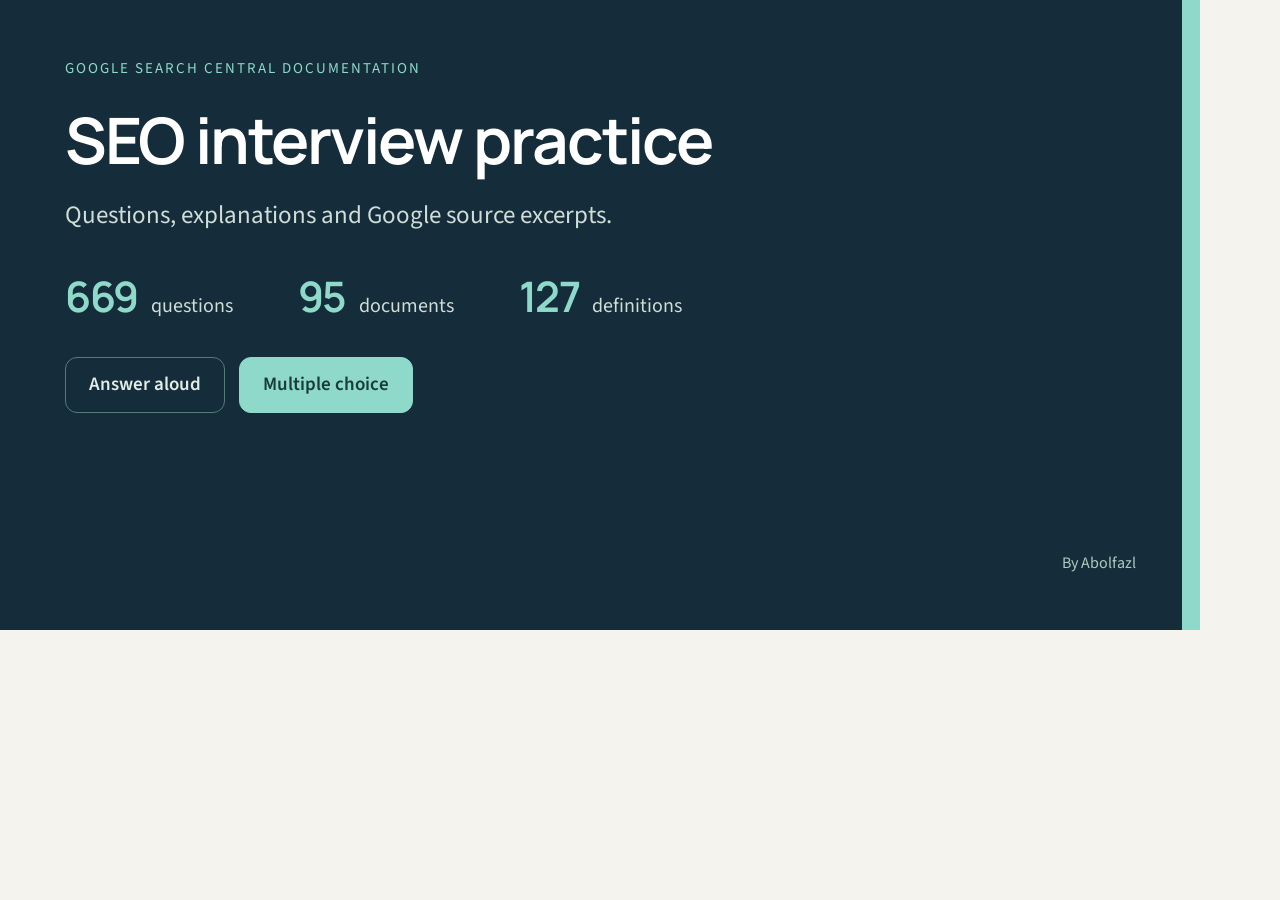
<file: social_preview.html>
<!doctype html><html><head><meta charset="utf-8"><link rel="stylesheet" href="public/assets/site.css"><style>
html,body{width:1200px;height:630px;margin:0;overflow:hidden}.share{width:1200px;height:630px;background:#152d3a;color:#fff;padding:57px 65px;position:relative}.share:after{content:'';position:absolute;right:0;top:0;width:18px;height:630px;background:#8ed9c9}.share .eyebrow{color:#8ed9c9;font-size:15px;letter-spacing:2px;margin:0 0 23px}.share h1{font-size:64px;line-height:1.12;letter-spacing:-2px;font-weight:650;margin:0 0 19px;max-width:900px}.share .sub{font-size:25px;color:#d0ddd8;margin:0}.share-stats{display:flex;gap:65px;margin:32px 0 32px}.share-stats div{display:flex;align-items:baseline;gap:13px}.share-stats strong{font:650 42px Manrope,sans-serif;color:#8ed9c9;letter-spacing:-1.5px}.share-stats span{font-size:20px;color:#d0ddd8}.formats{display:flex;gap:14px}.formats span{font-size:19px;font-weight:600;padding:12px 23px;border:1px solid #547d78;border-radius:12px;color:#e0eee7}.formats span:last-child{background:#8ed9c9;color:#173c39;border-color:#8ed9c9}.by{position:absolute;right:64px;bottom:53px;font-size:16px;color:#adcbc2;margin:0}
</style></head><body><div class="share"><p class="eyebrow">GOOGLE SEARCH CENTRAL DOCUMENTATION</p><h1>SEO interview practice</h1><p class="sub">Questions, explanations and Google source excerpts.</p><div class="share-stats"><div><strong>669</strong><span>questions</span></div><div><strong>95</strong><span>documents</span></div><div><strong>127</strong><span>definitions</span></div></div><div class="formats"><span>Answer aloud</span><span>Multiple choice</span></div><p class="by">By Abolfazl</p></div></body></html>
</file>
<file: public/assets/site.css>
/* SEO interview practice: shared stylesheet for the home page, both practice formats and 404.
   Layout: documents rail | one question column | context column. Below 1180px the context column
   drops under the card; below 880px the rail becomes a drawer and question navigation moves to
   a bar fixed to the bottom of the screen. */

@font-face { font-family: Manrope; src: url('fonts/Manrope.woff2') format('woff2'); font-weight: 200 800; font-style: normal; font-display: swap; }
@font-face { font-family: 'Source Sans 3'; src: url('fonts/SourceSans3.woff2') format('woff2'); font-weight: 200 900; font-style: normal; font-display: swap; }

:root {
  --paper: #f5f3ed; --surface: #ffffff; --raised: #ffffff; --sunken: #ecefe7;
  --ink: #152d3a; --muted: #536c73; --faint: #6f8589; --line: #d7e2da; --line-strong: #bccdc4;
  --teal: #007d79; --teal-strong: #00635f; --on-teal: #ffffff; --mint: #e2eee7;
  --copper: #c57535; --copper-text: #93501d; --copper-soft: #f6e6d4; --highlight: #fff0ca;
  --right: #16704e; --right-soft: #dff0e5; --wrong: #b0462a; --wrong-soft: #fae8df;
  --rail: #152d3a; --rail-2: #21414d; --rail-line: #2f4c57; --rail-fg: #c9dadb; --rail-dim: #92adb0; --rail-hi: #8ed9c9;
  --shadow: 0 1px 2px rgb(21 45 58 / 6%), 0 8px 24px rgb(21 45 58 / 6%);
  --font-display: Manrope, "Trebuchet MS", system-ui, sans-serif;
  --font-body: "Source Sans 3", "Segoe UI", system-ui, sans-serif;
  --font-mono: ui-monospace, "Cascadia Mono", "SFMono-Regular", Consolas, Menlo, monospace;
  --font-quote: Georgia, "Iowan Old Style", "Times New Roman", serif;
  --t-12: .75rem; --t-13: .8125rem; --t-14: .875rem; --t-16: 1rem; --t-18: 1.125rem; --t-22: 1.375rem; --t-28: 1.75rem; --t-36: 2.25rem; --t-48: 3rem;
  --r-sm: 6px; --r-md: 10px; --r-lg: 16px;
  --rail-w: 280px; --bar-h: 66px;
  color-scheme: light;
}
@media (prefers-color-scheme: dark) {
  :root {
    --paper: #0e1c23; --surface: #14262f; --raised: #26495a; --sunken: #102028; --ink: #e4edeb; --muted: #a3b8ba; --faint: #869ea1;
    --line: #26404a; --line-strong: #345360; --teal: #4cc0b4; --teal-strong: #6fd1c6; --on-teal: #06201e; --mint: #163737;
    --copper: #e0995c; --copper-text: #eeb07a; --copper-soft: #3a2a1c; --highlight: #4a3f1c;
    --right: #6bcf9f; --right-soft: #15362a; --wrong: #f08f6c; --wrong-soft: #3b231d;
    --rail: #0a161c; --rail-2: #16303a; --rail-line: #1f3842; --rail-fg: #c9dadb; --rail-dim: #8aa5a8; --rail-hi: #8ed9c9;
    --shadow: 0 1px 2px rgb(0 0 0 / 30%), 0 8px 24px rgb(0 0 0 / 25%);
    color-scheme: dark;
  }
}

*, *::before, *::after { box-sizing: border-box; }
html { -webkit-text-size-adjust: 100%; }
body { margin: 0; background: var(--paper); color: var(--ink); font: 400 var(--t-16)/1.6 var(--font-body); }
h1, h2, h3, h4 { font-family: var(--font-display); line-height: 1.2; letter-spacing: -.01em; text-wrap: balance; margin: 0; }
p { margin: 0; }
a { color: var(--teal); text-underline-offset: 3px; overflow-wrap: anywhere; }
button, input, select { font: inherit; color: inherit; }
button { cursor: pointer; }
button:disabled { cursor: default; }
:focus-visible { outline: 3px solid var(--copper); outline-offset: 2px; border-radius: 4px; }
[hidden] { display: none !important; }
.mono { font-family: var(--font-mono); font-size: .9em; }
.label { font-size: var(--t-12); font-weight: 700; letter-spacing: .08em; text-transform: uppercase; color: var(--muted); }
.muted { color: var(--muted); }
.sr-only { position: absolute; width: 1px; height: 1px; overflow: hidden; clip: rect(0 0 0 0); white-space: nowrap; }
kbd { font-family: var(--font-mono); font-size: 11px; line-height: 1; padding: 3px 5px; min-width: 20px; text-align: center; border: 1px solid var(--line-strong); border-bottom-width: 2px; border-radius: 4px; color: var(--muted); background: var(--surface); display: inline-block; }

.btn {
  display: inline-flex; align-items: center; justify-content: center; gap: 8px; min-height: 44px; padding: 0 18px;
  border-radius: var(--r-md); border: 1px solid var(--line-strong); background: var(--surface); color: var(--ink);
  font-weight: 600; font-size: var(--t-14); text-decoration: none; white-space: nowrap; transition: background-color .15s, border-color .15s, color .15s;
}
.btn:hover { border-color: var(--teal); }
.btn-primary { background: var(--teal); border-color: var(--teal); color: var(--on-teal); }
.btn-primary:hover { background: var(--teal-strong); border-color: var(--teal-strong); color: var(--on-teal); }
.btn-ghost { background: transparent; border-color: transparent; color: var(--teal); padding: 0 10px; }
.btn-ghost:hover { background: var(--mint); border-color: transparent; }
.btn-sm { min-height: 34px; padding: 0 12px; font-size: var(--t-13); }
.btn:disabled { opacity: .45; }
.btn svg { width: 18px; height: 18px; flex-shrink: 0; }
.icon-btn { width: 40px; height: 40px; border: 0; border-radius: var(--r-md); background: transparent; display: inline-grid; place-items: center; color: var(--muted); padding: 0; flex-shrink: 0; }
.icon-btn:hover { background: var(--sunken); color: var(--ink); }
.icon-btn svg { width: 20px; height: 20px; }

.seg { display: inline-flex; padding: 3px; border-radius: var(--r-md); background: var(--sunken); border: 1px solid var(--line); }
.seg button { border: 0; background: transparent; color: var(--muted); font-weight: 600; font-size: var(--t-14); min-height: 36px; padding: 0 14px; border-radius: 7px; white-space: nowrap; display: inline-flex; align-items: center; justify-content: center; gap: 7px; }
.seg button svg { width: 16px; height: 16px; }
.seg button[aria-checked="true"] { background: var(--raised); color: var(--ink); box-shadow: 0 1px 2px rgb(21 45 58 / 12%); }

/* ---------- App shell ---------- */
.app { display: grid; grid-template-columns: var(--rail-w) minmax(0, 1fr); min-height: 100vh; }
.rail { position: sticky; top: 0; height: 100vh; overflow-y: auto; overscroll-behavior: contain; background: var(--rail); color: var(--rail-fg); padding: 20px 14px 28px; display: flex; flex-direction: column; gap: 18px; font-size: var(--t-14); }
.brand { display: flex; align-items: center; gap: 12px; padding: 2px 6px; color: #fff; text-decoration: none; }
.brand svg { width: 34px; height: 34px; flex-shrink: 0; }
.brand b { font-family: var(--font-display); font-size: var(--t-16); font-weight: 700; display: block; line-height: 1.25; }
.brand small { display: block; color: var(--rail-dim); font-size: var(--t-12); line-height: 1.4; }
.rail-views { display: none; }
.rail-find { position: relative; display: block; }
.rail-find svg { position: absolute; left: 11px; top: 50%; transform: translateY(-50%); width: 16px; height: 16px; color: var(--rail-dim); }
.rail-find input { width: 100%; height: 40px; border-radius: var(--r-md); border: 1px solid var(--rail-line); background: var(--rail-2); color: #fff; padding: 0 12px 0 34px; font-size: var(--t-14); }
.rail-find input::placeholder { color: var(--rail-dim); }
.rail-all { display: flex; align-items: center; justify-content: space-between; width: 100%; min-height: 40px; padding: 0 10px; border: 0; border-radius: var(--r-sm); background: transparent; color: var(--rail-fg); font-weight: 600; text-align: left; }
.rail-all:hover { background: var(--rail-2); }
.rail-all[aria-pressed="true"] { background: var(--rail-2); color: #fff; }
.rail-all span { font-variant-numeric: tabular-nums; color: var(--rail-dim); font-weight: 400; font-size: var(--t-13); }
.area { display: flex; flex-direction: column; gap: 2px; }
.area-name { font-size: var(--t-12); font-weight: 700; letter-spacing: .08em; text-transform: uppercase; color: var(--rail-dim); padding: 10px 10px 6px; }
.grp-head { width: 100%; display: grid; grid-template-columns: 14px minmax(0, 1fr) auto; align-items: center; gap: 4px 8px; padding: 8px 10px; border: 0; border-radius: var(--r-sm); background: transparent; color: var(--rail-fg); text-align: left; font-size: var(--t-14); }
.grp-head:hover { background: var(--rail-2); }
.grp-head .chev { width: 14px; height: 14px; transition: transform .15s; color: var(--rail-dim); }
.grp-head[aria-expanded="true"] .chev { transform: rotate(90deg); }
.grp-head .n { font-variant-numeric: tabular-nums; font-size: var(--t-12); color: var(--rail-dim); }
.grp-bar { grid-column: 2 / 4; height: 3px; border-radius: 3px; background: var(--rail-line); overflow: hidden; }
.grp-bar i { display: block; height: 100%; background: var(--rail-hi); }
.grp-docs { list-style: none; margin: 2px 0 8px; padding: 0 0 0 22px; display: flex; flex-direction: column; gap: 1px; }
.doc { position: relative; width: 100%; display: grid; grid-template-columns: minmax(0, 1fr) auto; gap: 10px; align-items: baseline; padding: 6px 8px; border: 0; border-radius: var(--r-sm); background: transparent; color: var(--rail-fg); text-align: left; font-size: var(--t-13); line-height: 1.4; }
.doc:hover { background: var(--rail-2); color: #fff; }
.doc[aria-pressed="true"] { background: var(--rail-2); color: #fff; font-weight: 600; }
.doc .n { font-variant-numeric: tabular-nums; color: var(--rail-dim); font-size: var(--t-12); font-weight: 400; }
.doc .n.done { color: var(--rail-hi); }
.doc.is-here::before { content: ""; position: absolute; left: -12px; top: 13px; width: 6px; height: 6px; border-radius: 50%; background: var(--rail-hi); }
.doc.all-in-group { color: var(--rail-dim); font-style: normal; }
.rail-empty { padding: 8px 10px; color: var(--rail-dim); font-size: var(--t-13); }
.rail-foot { margin-top: auto; padding: 14px 10px 0; border-top: 1px solid var(--rail-line); font-size: var(--t-12); color: var(--rail-dim); line-height: 1.5; }
.scrim { display: none; }

.workspace { min-width: 0; display: flex; flex-direction: column; }
.topbar { position: sticky; top: env(safe-area-inset-top, 0px); z-index: 20; height: 60px; display: flex; align-items: center; gap: 16px; padding: 0 32px; background: var(--paper); border-bottom: 1px solid var(--line); }
.topbar .menu-btn, .top-brand, .top-progress { display: none; }
.views { display: flex; gap: 4px; height: 100%; }
.views button { border: 0; background: transparent; color: var(--muted); font-weight: 600; font-size: var(--t-14); padding: 0 12px; height: 100%; border-bottom: 2px solid transparent; margin-bottom: -1px; }
.views button:hover { color: var(--ink); }
.views button[aria-selected="true"] { color: var(--ink); border-bottom-color: var(--teal); }
.top-actions { margin-left: auto; display: flex; align-items: center; gap: 4px; position: relative; }
.popover { position: absolute; right: 0; top: calc(100% + 8px); width: 360px; z-index: 30; background: var(--surface); border: 1px solid var(--line); border-radius: var(--r-lg); box-shadow: var(--shadow); padding: 8px; }
.dl-list { list-style: none; margin: 0; padding: 0; }
.dl-list li { display: grid; grid-template-columns: minmax(0, 1fr) auto; gap: 2px 12px; padding: 10px; align-items: center; }
.dl-list li + li { border-top: 1px solid var(--line); }
.dl-list b { font-weight: 600; font-size: var(--t-14); }
.dl-list small { grid-column: 1; color: var(--muted); font-size: var(--t-12); }
.dl-list .files { grid-row: 1 / 3; grid-column: 2; display: flex; gap: 6px; }
.file-link { display: inline-flex; gap: 5px; align-items: center; font-size: var(--t-12); font-weight: 700; text-decoration: none; padding: 5px 8px; border: 1px solid var(--line-strong); border-radius: var(--r-sm); color: var(--ink); white-space: nowrap; }
.file-link span { color: var(--muted); font-weight: 400; }
.file-link:hover { border-color: var(--teal); color: var(--teal); }

.content { display: grid; grid-template-columns: minmax(0, 760px) 300px; justify-content: center; align-items: start; gap: 28px; padding-block: 24px 40px; padding-inline: 32px; }
.content.single { grid-template-columns: minmax(0, 900px); }
.stage { min-width: 0; display: flex; flex-direction: column; gap: 14px; }
.notice { padding: 12px 16px; border-radius: var(--r-md); background: var(--copper-soft); color: var(--ink); font-size: var(--t-14); }
.loading { padding: 32px; border: 1px solid var(--line); border-radius: var(--r-lg); background: var(--surface); color: var(--muted); }

.session { display: flex; align-items: center; gap: 10px; flex-wrap: wrap; }
.search { position: relative; flex: 1 1 260px; min-width: 0; display: flex; align-items: center; height: 44px; border: 1px solid var(--line-strong); border-radius: var(--r-md); background: var(--surface); }
.search:focus-within { border-color: var(--teal); }
.search > svg { width: 18px; height: 18px; margin: 0 8px 0 12px; color: var(--faint); flex-shrink: 0; }
.search input { flex: 1; min-width: 0; height: 100%; border: 0; background: transparent; font-size: var(--t-14); outline: none; }
.search input::-webkit-search-cancel-button { display: none; }
.search .icon-btn { width: 36px; height: 36px; margin-right: 3px; }
.filter-btn .badge { background: var(--teal); color: var(--on-teal); border-radius: 999px; font-size: var(--t-12); min-width: 20px; height: 20px; display: inline-grid; place-items: center; padding: 0 6px; font-variant-numeric: tabular-nums; }
.scope { display: flex; align-items: center; gap: 8px; flex-wrap: wrap; font-size: var(--t-13); color: var(--muted); min-height: 32px; }
.scope .count { font-variant-numeric: tabular-nums; }
.scope .sep { width: 1px; height: 16px; background: var(--line-strong); }
.chip { display: inline-flex; align-items: center; gap: 4px; min-height: 30px; padding: 2px 4px 2px 10px; border-radius: 999px; background: var(--mint); color: var(--ink); font-size: var(--t-13); font-weight: 600; max-width: 100%; }
.chip > span { overflow-wrap: anywhere; }
.chip button { width: 24px; height: 24px; flex-shrink: 0; border: 0; border-radius: 50%; background: transparent; color: var(--muted); display: grid; place-items: center; padding: 0; }
.chip button:hover { background: var(--surface); color: var(--ink); }
.chip button svg { width: 14px; height: 14px; }
.scope .btn-ghost { min-height: 30px; font-size: var(--t-13); }

/* ---------- Question card ---------- */
.qcard { background: var(--surface); border: 1px solid var(--line); border-radius: var(--r-lg); box-shadow: var(--shadow); padding: 28px 32px 0; display: flex; flex-direction: column; gap: 20px; scroll-margin-top: 80px; }
.q-meta { display: flex; align-items: flex-start; justify-content: space-between; gap: 16px; font-size: var(--t-13); color: var(--muted); }
.q-where { min-width: 0; display: flex; flex-direction: column; gap: 2px; }
.q-pos { font-variant-numeric: tabular-nums; }
.q-pos b { color: var(--ink); }
.q-doc { color: var(--muted); text-decoration: none; font-weight: 600; text-align: left; border: 0; background: none; padding: 0; font-size: inherit; }
.q-doc:hover { color: var(--teal); text-decoration: underline; }
.q-tags { display: flex; gap: 8px; align-items: center; flex-shrink: 0; }
.tag { font-size: var(--t-12); font-weight: 700; padding: 3px 8px; border-radius: var(--r-sm); border: 1px solid var(--line-strong); color: var(--ink); white-space: nowrap; }
.q-key { color: var(--faint); font-size: var(--t-12); }
.q-tags .icon-btn { width: 32px; height: 32px; }
.q-tags .icon-btn svg { width: 17px; height: 17px; }
.copy-status { font-size: var(--t-12); color: var(--right); }
.q-text { font-size: var(--t-28); font-weight: 700; letter-spacing: -.015em; line-height: 1.3; }
.options { list-style: none; margin: 0; padding: 0; display: flex; flex-direction: column; gap: 10px; }
.opt { width: 100%; display: grid; grid-template-columns: 32px minmax(0, 1fr) auto; gap: 14px; align-items: start; text-align: left; padding: 14px 16px; border-radius: var(--r-md); border: 1px solid var(--line-strong); background: var(--surface); font-size: var(--t-16); line-height: 1.5; color: var(--ink); transition: border-color .15s, background-color .15s; }
.opt:not(:disabled):hover { border-color: var(--teal); background: var(--mint); }
.opt-key { width: 32px; height: 32px; border-radius: var(--r-sm); display: grid; place-items: center; border: 1px solid var(--line-strong); font-family: var(--font-display); font-weight: 700; font-size: var(--t-14); color: var(--muted); margin-top: -4px; }
.opt-text { min-width: 0; overflow-wrap: anywhere; }
.opt-state { font-size: var(--t-13); font-weight: 700; white-space: nowrap; display: inline-flex; gap: 6px; align-items: center; padding-top: 1px; }
.opt-state svg { width: 16px; height: 16px; }
.opt:disabled { color: var(--muted); }
.opt.is-right { border-color: var(--right); background: var(--right-soft); color: var(--ink); }
.opt.is-right .opt-key { background: var(--right); border-color: var(--right); color: var(--surface); }
.opt.is-right .opt-state { color: var(--right); }
.opt.is-wrong { border-color: var(--wrong); background: var(--wrong-soft); color: var(--ink); }
.opt.is-wrong .opt-key { background: var(--wrong); border-color: var(--wrong); color: var(--surface); }
.opt.is-wrong .opt-state { color: var(--wrong); }
.peek { align-self: flex-start; margin-top: -8px; }
.aloud { display: flex; flex-direction: column; gap: 18px; }
.aloud-prompt { font-size: var(--t-16); color: var(--muted); max-width: 60ch; }
.timer { align-self: flex-start; display: inline-flex; align-items: center; gap: 12px; padding: 6px 8px 6px 6px; border: 1px solid var(--line); border-radius: 999px; }
.timer svg { width: 40px; height: 40px; transform: rotate(-90deg); }
.timer .track { stroke: var(--line); }
.timer .arc { stroke: var(--teal); transition: stroke-dashoffset 1s linear; }
.timer.is-low .arc { stroke: var(--copper); }
.timer output { font-family: var(--font-display); font-weight: 700; font-size: var(--t-18); font-variant-numeric: tabular-nums; min-width: 3.2ch; }
.timer .btn { min-height: 34px; padding: 0 12px; border-radius: 999px; }
.verdict { display: grid; grid-template-columns: 20px minmax(0, 1fr) auto; align-items: center; gap: 8px 12px; padding: 12px 16px; border-radius: var(--r-md); font-size: var(--t-14); }
.verdict svg { width: 20px; height: 20px; }
.verdict.ok { background: var(--right-soft); } .verdict.ok svg { color: var(--right); }
.verdict.no { background: var(--wrong-soft); } .verdict.no svg { color: var(--wrong); }
.verdict.peeked { background: var(--sunken); } .verdict.peeked svg { color: var(--muted); }
.explain { display: flex; flex-direction: column; gap: 16px; padding-top: 4px; }
.model { font-size: var(--t-18); line-height: 1.6; max-width: 66ch; margin-top: 4px; }
.evidence { margin: 0; background: var(--sunken); border-radius: var(--r-md); padding: 18px 20px; display: flex; flex-direction: column; gap: 12px; }
.ev-head { display: flex; justify-content: space-between; gap: 4px 12px; flex-wrap: wrap; align-items: baseline; }
.ev-head .label { color: var(--teal); }
.ev-date { font-size: var(--t-12); color: var(--muted); font-variant-numeric: tabular-nums; }
.evidence blockquote { margin: 0; font-family: var(--font-quote); font-size: var(--t-18); line-height: 1.65; color: var(--ink); max-width: 66ch; overflow-wrap: anywhere; }
.ev-src { display: flex; justify-content: space-between; align-items: center; gap: 8px 16px; flex-wrap: wrap; font-size: var(--t-13); }
.ev-src a.url { color: var(--muted); text-decoration: none; min-width: 0; }
.ev-src a.url:hover { color: var(--teal); text-decoration: underline; }
.ev-note { font-size: var(--t-13); color: var(--muted); }
.rate { display: flex; align-items: center; gap: 10px 16px; flex-wrap: wrap; padding-top: 16px; border-top: 1px solid var(--line); }
.rate p { font-weight: 600; font-size: var(--t-14); flex: 1 1 240px; }
.rate .seg button[aria-checked="true"][data-rate="review"] { color: var(--copper-text); }
.rate .seg button[aria-checked="true"][data-rate="know"] { color: var(--right); }
.q-foot { display: flex; align-items: center; gap: 10px; margin: 4px -32px 0; padding: 14px 32px; border-top: 1px solid var(--line); background: var(--surface); border-radius: 0 0 var(--r-lg) var(--r-lg); position: sticky; bottom: 0; z-index: 5; }
.q-foot .hints { flex: 1; display: flex; gap: 14px; justify-content: center; font-size: var(--t-12); color: var(--muted); flex-wrap: wrap; }
.q-foot .hints span { display: inline-flex; gap: 5px; align-items: center; }
.q-foot .grow { display: none; }
.empty { padding: 32px; border: 1px dashed var(--line-strong); border-radius: var(--r-lg); display: flex; flex-direction: column; gap: 10px; align-items: flex-start; }
.empty h2 { font-size: var(--t-22); }

/* ---------- Context column ---------- */
.context { display: flex; flex-direction: column; gap: 16px; position: sticky; top: 84px; }
.panel { background: var(--surface); border: 1px solid var(--line); border-radius: var(--r-lg); padding: 18px; display: flex; flex-direction: column; gap: 12px; }
.panel.plain { background: transparent; border-color: transparent; padding: 4px 4px 0; }
.big { display: flex; align-items: baseline; gap: 8px; flex-wrap: wrap; }
.big strong { font-family: var(--font-display); font-size: var(--t-36); font-weight: 800; letter-spacing: -.02em; font-variant-numeric: tabular-nums; line-height: 1; }
.big span { color: var(--muted); font-size: var(--t-14); }
.stack { display: flex; height: 8px; border-radius: 8px; overflow: hidden; background: var(--sunken); }
.stack i { display: block; height: 100%; }
.legend { display: grid; grid-template-columns: auto 1fr auto; gap: 6px 8px; margin: 0; font-size: var(--t-13); align-items: center; }
.legend dt { width: 10px; height: 10px; border-radius: 3px; }
.legend dd { margin: 0; }
.legend dd.v { text-align: right; font-variant-numeric: tabular-nums; font-weight: 700; }
.c-right { background: var(--right); } .c-wrong { background: var(--wrong); } .c-know { background: var(--teal); } .c-review { background: var(--copper); }
.panel .btn { width: 100%; }
.terms { margin: 0; display: flex; flex-direction: column; gap: 12px; }
.terms dt { font-weight: 700; font-size: var(--t-14); }
.terms dd { margin: 2px 0 0; color: var(--muted); font-size: var(--t-14); line-height: 1.5; }
.panel .more { font-size: var(--t-13); font-weight: 600; background: none; border: 0; padding: 0; color: var(--teal); text-decoration: underline; text-underline-offset: 3px; align-self: flex-start; }
.panel.note h3 { font-size: var(--t-16); }
.panel.note p { font-size: var(--t-14); color: var(--muted); }
.keys { display: grid; grid-template-columns: auto 1fr; gap: 8px 10px; font-size: var(--t-13); color: var(--muted); align-items: center; margin: 0; }
.keys dt { display: flex; gap: 3px; }
.keys dd { margin: 0; }
.reset-row { display: flex; flex-direction: column; gap: 6px; font-size: var(--t-12); color: var(--muted); }

/* ---------- Reading views ---------- */
.view-pane { min-width: 0; display: flex; flex-direction: column; gap: 16px; }
.view-pane .search { flex: none; }
.view-head { display: flex; flex-direction: column; gap: 6px; }
.view-head h1 { font-size: var(--t-28); font-weight: 800; letter-spacing: -.02em; }
.view-head p { color: var(--muted); max-width: 70ch; }
.view-tools { display: flex; gap: 10px; flex-wrap: wrap; align-items: center; }
.view-tools select { height: 44px; border: 1px solid var(--line-strong); border-radius: var(--r-md); background: var(--surface); padding: 0 12px; min-width: 0; max-width: 100%; flex: 1 1 320px; }
.reading { background: var(--surface); border: 1px solid var(--line); border-radius: var(--r-lg); padding: 24px 28px; display: flex; flex-direction: column; gap: 12px; }
.reading > h2 { font-size: var(--t-22); font-weight: 700; }
.reading ul { margin: 0; padding-left: 20px; display: flex; flex-direction: column; gap: 6px; }
.reading details summary { cursor: pointer; font-weight: 600; color: var(--teal); }
.reading details[open] summary { margin-bottom: 10px; }
.reading .actions { display: flex; gap: 8px; flex-wrap: wrap; align-items: center; padding-top: 4px; }
.reading .meta { font-size: var(--t-13); color: var(--muted); }
.reading.flag { background: var(--copper-soft); border-color: transparent; }
.reading.flag .evidence { background: var(--surface); }
.section-title { font-size: var(--t-22); font-weight: 800; margin-top: 16px; }
.source-body { background: var(--surface); border: 1px solid var(--line); border-radius: var(--r-lg); padding: 28px 32px; font-size: var(--t-16); line-height: 1.7; overflow-wrap: anywhere; }
.source-body h1 { font-size: var(--t-28); margin-bottom: 12px; }
.source-body h2 { font-size: var(--t-22); margin: 32px 0 10px; }
.source-body h3 { font-size: var(--t-18); margin: 24px 0 8px; }
.source-body h4, .source-body h5 { font-size: var(--t-16); margin: 18px 0 6px; }
.source-body p, .source-body ul, .source-body ol { margin: 10px 0; }
.source-body table { width: 100%; border-collapse: collapse; table-layout: fixed; font-size: var(--t-13); margin: 18px 0; }
.source-body th, .source-body td { border: 1px solid var(--line); padding: 10px; vertical-align: top; overflow-wrap: anywhere; }
.source-body th { background: var(--sunken); text-align: left; }
.source-body pre { font: var(--t-13)/1.6 var(--font-mono); white-space: pre-wrap; overflow-wrap: anywhere; background: var(--sunken); border-radius: var(--r-md); padding: 16px; max-width: 100%; overflow: hidden; }
.source-body code { font-family: var(--font-mono); font-size: .9em; }
.source-body aside, .source-body blockquote { background: var(--sunken); border-radius: var(--r-md); padding: 14px 18px; margin: 16px 0; }
.source-body .media-link { font-size: var(--t-13); display: block; }
.source-body [id] { scroll-margin-top: 80px; }
.source-body .highlight { background: var(--highlight); box-shadow: 0 0 0 6px var(--highlight); border-radius: 3px; }
.source-body svg, .source-body img { max-width: 100%; height: auto; }
.def-grid { display: flex; flex-direction: column; gap: 12px; }
.def-card h2 { font-size: var(--t-18); }
.def-card > p { color: var(--ink); }

/* ---------- Page footer ---------- */
.page-foot { border-top: 1px solid var(--line); margin: 8px 32px 0; padding-block: 20px 40px; font-size: var(--t-13); color: var(--muted); display: flex; flex-direction: column; gap: 8px; }
.page-foot details summary { cursor: pointer; font-weight: 600; color: var(--teal); }
.page-foot details p { margin-top: 8px; max-width: 90ch; }

/* ---------- Filter sheet ---------- */
dialog.sheet { border: 0; padding: 0; margin: 0 0 0 auto; height: 100vh; max-height: 100vh; width: min(420px, 100vw); background: var(--surface); color: var(--ink); box-shadow: var(--shadow); }
dialog.sheet::backdrop { background: rgb(10 22 28 / 45%); }
.sheet-in { height: 100%; display: flex; flex-direction: column; }
.sheet-head { display: flex; align-items: center; justify-content: space-between; padding: 18px 20px; border-bottom: 1px solid var(--line); }
.sheet-head h2 { font-size: var(--t-18); }
.sheet-body { flex: 1; overflow-y: auto; padding: 8px 20px 20px; }
.sheet fieldset { border: 0; margin: 0; padding: 14px 0 4px; display: flex; flex-direction: column; gap: 8px; }
.sheet legend { padding: 0; margin-bottom: 4px; font-size: var(--t-12); font-weight: 700; letter-spacing: .08em; text-transform: uppercase; color: var(--muted); }
.choice { display: flex; align-items: center; gap: 12px; padding: 10px 12px; border: 1px solid var(--line); border-radius: var(--r-md); cursor: pointer; font-size: var(--t-14); }
.choice:hover { border-color: var(--line-strong); }
.choice:has(input:checked) { border-color: var(--teal); background: var(--mint); }
.choice input { accent-color: var(--teal); width: 18px; height: 18px; margin: 0; flex-shrink: 0; }
.choice span { flex: 1; }
.choice small { color: var(--muted); font-size: var(--t-13); font-variant-numeric: tabular-nums; }
.sheet-foot { display: flex; gap: 10px; padding: 14px 20px calc(14px + env(safe-area-inset-bottom, 0px)); border-top: 1px solid var(--line); }
.sheet-foot .btn-primary { flex: 1; }

/* ---------- Breakpoints (app) ---------- */
@media (max-width: 1180px) {
  .content { grid-template-columns: minmax(0, 760px); }
  .context { position: static; display: grid; grid-template-columns: 1fr 1fr; align-items: start; }
  .context .keys-panel { display: none; }
}
@media (max-width: 880px) {
  .app { grid-template-columns: minmax(0, 1fr); }
  .rail { position: fixed; inset: 0 auto 0 0; z-index: 50; width: min(320px, 86vw); height: 100%; transform: translateX(-102%); visibility: hidden; transition: transform .2s ease, visibility 0s .2s; padding-top: calc(16px + env(safe-area-inset-top, 0px)); }
  .rail.is-open { transform: none; visibility: visible; transition: transform .2s ease; box-shadow: 0 0 40px rgb(0 0 0 / 30%); }
  .scrim { position: fixed; inset: 0; z-index: 40; background: rgb(10 22 28 / 45%); border: 0; }
  .scrim.is-open { display: block; }
  .rail-views { display: flex; flex-direction: column; gap: 2px; padding-bottom: 14px; border-bottom: 1px solid var(--rail-line); }
  .rail-views button { text-align: left; border: 0; background: transparent; color: var(--rail-fg); min-height: 42px; padding: 0 10px; border-radius: var(--r-sm); font-weight: 600; font-size: var(--t-16); }
  .rail-views button[aria-selected="true"] { background: var(--rail-2); color: #fff; }
  .topbar { padding: 0 8px 0 4px; gap: 6px; height: 56px; }
  .topbar .menu-btn { display: inline-grid; }
  .top-brand { display: block; font-family: var(--font-display); font-weight: 700; font-size: var(--t-16); min-width: 0; white-space: nowrap; overflow: hidden; text-overflow: ellipsis; color: var(--ink); text-decoration: none; }
  .views { display: none; }
  .top-progress { display: inline-block; font-size: var(--t-13); color: var(--muted); font-variant-numeric: tabular-nums; white-space: nowrap; }
  .top-progress b { color: var(--ink); }
  .top-actions .gh, .lbl-dl { display: none; }
  #dl-btn { padding: 0 10px; }
  .popover { position: fixed; left: 16px; right: 16px; top: 64px; width: auto; }
  .content { padding-inline: 16px; padding-block: 14px 32px; gap: 20px; }
  body.has-bar .content { padding-bottom: calc(var(--bar-h) + 32px + env(safe-area-inset-bottom, 0px)); }
  .session { gap: 8px; }
  .session .seg { width: 100%; }
  .session .seg button { flex: 1; padding: 0 8px; }
  .search { flex: 1 1 0; }
  .filter-btn { padding: 0 12px; }
  .filter-btn .lbl { display: none; }
  .qcard { padding: 20px 18px 4px; gap: 18px; border-radius: 14px; }
  .q-meta { flex-direction: column; gap: 8px; }
  .q-tags { order: -1; width: 100%; }
  .q-tags .icon-btn { margin-left: auto; }
  .q-text { font-size: var(--t-22); }
  .opt { grid-template-columns: 28px minmax(0, 1fr); padding: 12px; gap: 12px; }
  .opt-key { width: 28px; height: 28px; font-size: var(--t-13); margin-top: -2px; }
  .opt-state { grid-column: 2; }
  .opt-state:empty { display: none; }
  .model, .evidence blockquote { font-size: var(--t-16); }
  .evidence { padding: 16px; margin: 0 -4px; }
  .verdict { grid-template-columns: 20px minmax(0, 1fr); }
  .verdict .btn { grid-column: 2; justify-self: start; }
  .rate .seg { width: 100%; }
  .rate .seg button { flex: 1; padding: 0 8px; white-space: normal; line-height: 1.2; }
  .q-foot { position: fixed; left: 0; right: 0; bottom: 0; z-index: 30; margin: 0; border-radius: 0; padding: 10px 16px calc(10px + env(safe-area-inset-bottom, 0px)); box-shadow: 0 -6px 20px rgb(21 45 58 / 8%); }
  .q-foot .hints { display: none; }
  .q-foot .btn { min-height: 46px; }
  .q-foot .btn-prev { padding: 0 12px; }
  .q-foot .btn-prev .lbl { display: none; }
  .q-foot .grow { display: block; flex: 1; }
  .context { grid-template-columns: minmax(0, 1fr); }
  .reading, .source-body { padding: 20px 18px; }
  .source-body table { font-size: var(--t-12); }
  .source-body th, .source-body td { padding: 6px; }
  .page-foot { margin: 0 16px; }
  dialog.sheet { margin: auto 0 0; width: 100vw; max-width: 100vw; height: auto; max-height: 88vh; border-radius: 18px 18px 0 0; }
}

/* ---------- Home ---------- */
.wrap { max-width: 1160px; margin: 0 auto; padding-inline: 32px; }
.site-head { border-bottom: 1px solid var(--line); }
.site-head .wrap { display: flex; align-items: center; justify-content: space-between; gap: 16px; height: 68px; }
.site-head .brand { color: var(--ink); padding: 0; }
.site-head .brand svg { width: 32px; height: 32px; }
.site-head .brand b { font-size: var(--t-16); }
.site-nav { display: flex; gap: 4px; align-items: center; }
.site-nav a { color: var(--muted); text-decoration: none; font-weight: 600; font-size: var(--t-14); padding: 8px 10px; border-radius: var(--r-sm); }
.site-nav a:hover { color: var(--ink); background: var(--sunken); }
.resume { background: var(--mint); }
.resume .wrap { display: flex; align-items: center; gap: 10px 16px; flex-wrap: wrap; padding-block: 12px; }
.resume p { font-size: var(--t-14); flex: 1 1 320px; }
.resume b { font-variant-numeric: tabular-nums; }
.resume .btn { min-height: 38px; }
.hero { padding-block: 56px 48px; }
.hero .wrap { display: grid; grid-template-columns: minmax(0, 1fr) minmax(0, 480px); gap: 56px; align-items: start; }
.hero-copy { display: flex; flex-direction: column; gap: 22px; padding-top: 8px; }
.hero h1 { font-size: var(--t-48); font-weight: 800; letter-spacing: -.03em; line-height: 1.08; max-width: 15ch; }
.hero-lede { font-size: var(--t-18); color: var(--muted); max-width: 52ch; }
.hero-ctas { display: flex; gap: 12px; flex-wrap: wrap; }
.hero-ctas .btn { min-height: 50px; padding: 0 22px; font-size: var(--t-16); }
.hero-meta { display: flex; gap: 8px 18px; flex-wrap: wrap; font-size: var(--t-14); color: var(--muted); }
.hero-meta span { display: inline-flex; align-items: center; gap: 6px; }
.hero-meta svg { width: 16px; height: 16px; color: var(--teal); }
.try { background: var(--surface); border: 1px solid var(--line); border-radius: var(--r-lg); box-shadow: var(--shadow); padding: 22px; display: flex; flex-direction: column; gap: 14px; }
.try-head { display: flex; justify-content: space-between; align-items: baseline; gap: 12px; }
.try h2 { font-size: var(--t-22); font-weight: 700; line-height: 1.3; }
.try .options { gap: 8px; }
.try .opt { grid-template-columns: 26px minmax(0, 1fr); gap: 12px; padding: 10px 12px; font-size: var(--t-14); }
.try .opt-key { width: 26px; height: 26px; border-radius: 5px; font-size: var(--t-13); margin-top: -2px; }
.try-hint { font-size: var(--t-13); color: var(--muted); }
.try-result { display: flex; flex-direction: column; gap: 12px; }
.try-verdict { font-size: var(--t-14); }
.try-verdict b { color: var(--right); }
.try-verdict.no b { color: var(--wrong); }
.try .evidence { padding: 14px 16px; gap: 8px; }
.try .evidence blockquote { font-size: var(--t-16); }
.try-foot { display: flex; justify-content: space-between; align-items: center; gap: 10px; flex-wrap: wrap; font-size: var(--t-13); color: var(--muted); }
.facts { border-block: 1px solid var(--line); }
.facts dl { display: grid; grid-template-columns: repeat(5, minmax(0, 1fr)); margin: 0; }
.facts dl > div { padding: 20px 20px 20px 0; display: flex; flex-direction: column; gap: 2px; }
.facts dl > div + div { padding-left: 20px; border-left: 1px solid var(--line); }
.facts dt { order: 2; font-size: var(--t-14); color: var(--muted); }
.facts dd { margin: 0; font: 800 var(--t-28)/1.1 var(--font-display); letter-spacing: -.02em; font-variant-numeric: tabular-nums; }
.facts dd.small { font-size: var(--t-18); padding-top: 8px; }
section.block { padding-block: 64px 8px; }
.block-head { display: flex; flex-direction: column; gap: 8px; margin-bottom: 28px; max-width: 62ch; }
.block-head h2 { font-size: var(--t-28); font-weight: 800; letter-spacing: -.02em; }
.block-head p { color: var(--muted); }
.formats { display: grid; grid-template-columns: 1fr 1fr; gap: 24px; }
.format { border-top: 3px solid var(--ink); padding-top: 20px; display: flex; flex-direction: column; gap: 16px; }
.format h3 { font-size: var(--t-22); font-weight: 800; display: flex; align-items: center; gap: 10px; }
.format h3 svg { width: 22px; height: 22px; color: var(--teal); }
.format .best { font-size: var(--t-14); color: var(--muted); }
.format .best b { color: var(--ink); }
.steps { list-style: none; counter-reset: s; margin: 0; padding: 0; display: flex; flex-direction: column; gap: 12px; }
.steps li { counter-increment: s; display: grid; grid-template-columns: 28px minmax(0, 1fr); gap: 12px; align-items: baseline; }
.steps li::before { content: counter(s); font: 700 var(--t-13)/24px var(--font-display); width: 24px; height: 24px; border-radius: 50%; text-align: center; background: var(--sunken); color: var(--ink); }
.format .btn { align-self: flex-start; }
.cover { display: grid; grid-template-columns: minmax(0, 1fr) 300px; gap: 48px; align-items: start; }
.split { display: flex; height: 14px; border-radius: 4px; overflow: hidden; gap: 2px; margin-bottom: 10px; }
.split i, .split-legend i { display: block; }
.split i { height: 100%; }
.a1 { background: var(--ink); } .a2 { background: var(--teal); } .a3 { background: var(--right); }
.split-legend { display: flex; gap: 8px 22px; flex-wrap: wrap; font-size: var(--t-14); color: var(--muted); margin-bottom: 28px; }
.split-legend span { display: inline-flex; align-items: center; gap: 8px; }
.split-legend i { width: 10px; height: 10px; border-radius: 2px; }
.split-legend b { color: var(--ink); font-variant-numeric: tabular-nums; }
.area-block + .area-block { margin-top: 22px; }
.area-block h3 { font: 700 var(--t-12)/1.4 var(--font-body); letter-spacing: .08em; text-transform: uppercase; color: var(--muted); margin-bottom: 6px; }
.bars { list-style: none; margin: 0; padding: 0; }
.bars a { display: grid; grid-template-columns: minmax(0, 220px) minmax(0, 1fr) 40px; gap: 14px; align-items: center; padding: 7px 8px; margin-inline: -8px; border-radius: var(--r-sm); color: var(--ink); text-decoration: none; font-size: var(--t-14); }
.bars a:hover { background: var(--sunken); }
.bars .name small { color: var(--muted); margin-left: 6px; }
.bars .track { height: 10px; background: var(--sunken); border-radius: 3px; overflow: hidden; }
.bars a:hover .track { background: var(--line); }
.bars .fill { display: block; height: 100%; border-radius: 3px; }
.bars .v { text-align: right; font-variant-numeric: tabular-nums; font-weight: 700; }
.cover-side { display: flex; flex-direction: column; gap: 14px; }
.side-note { border: 1px solid var(--line); border-radius: var(--r-lg); padding: 18px; display: flex; flex-direction: column; gap: 8px; background: var(--surface); }
.side-note h3 { font-size: var(--t-16); font-weight: 700; }
.side-note p { font-size: var(--t-14); color: var(--muted); }
.downloads { list-style: none; margin: 0; padding: 0; border-top: 1px solid var(--line); }
.downloads li { display: grid; grid-template-columns: minmax(0, 1fr) auto; gap: 4px 20px; align-items: center; padding: 16px 0; border-bottom: 1px solid var(--line); }
.downloads b { font-weight: 700; }
.downloads small { grid-column: 1; color: var(--muted); font-size: var(--t-14); }
.downloads .files { grid-column: 2; grid-row: 1 / 3; display: flex; gap: 8px; flex-wrap: wrap; justify-content: flex-end; }
.downloads .file-link { font-size: var(--t-13); padding: 7px 10px; }
.site-foot { margin-top: 72px; border-top: 1px solid var(--line); }
.site-foot .wrap { padding-block: 24px 40px; display: flex; justify-content: space-between; gap: 12px 32px; flex-wrap: wrap; font-size: var(--t-13); color: var(--muted); }
.site-foot p { max-width: 70ch; }
.lost { padding-block: 80px; display: flex; flex-direction: column; gap: 16px; align-items: flex-start; }
.lost h1 { font-size: var(--t-36); font-weight: 800; }

@media (max-width: 960px) {
  .hero .wrap { grid-template-columns: minmax(0, 1fr); gap: 36px; }
  .hero h1 { max-width: 18ch; }
  .cover { grid-template-columns: minmax(0, 1fr); gap: 28px; }
  .cover-side { display: grid; grid-template-columns: 1fr 1fr; }
  .facts dl { grid-template-columns: repeat(3, minmax(0, 1fr)); }
  .facts dl > div:nth-child(4) { padding-left: 0; border-left: 0; }
  .facts dl > div:nth-child(n+4) { border-top: 1px solid var(--line); }
}
@media (max-width: 640px) {
  .wrap { padding-inline: 16px; }
  .site-head .wrap { height: 58px; }
  .site-nav a:not(.gh) { display: none; }
  .resume .wrap { padding-block: 10px; gap: 8px 10px; }
  .resume p { flex-basis: 100%; }
  .hero { padding-block: 28px 36px; }
  .hero h1 { font-size: var(--t-36); }
  .hero-lede { font-size: var(--t-16); }
  .hero-ctas .btn { flex: 1 1 100%; }
  .try { padding: 18px 16px; }
  .try h2 { font-size: var(--t-18); }
  .facts dl { grid-template-columns: 1fr 1fr; }
  .facts dl > div, .facts dl > div + div { padding: 14px 0; border-left: 0; }
  .facts dl > div:nth-child(even) { padding-left: 16px; border-left: 1px solid var(--line); }
  .facts dl > div:nth-child(n+3) { border-top: 1px solid var(--line); }
  .facts dl > div:last-child { grid-column: 1 / -1; padding-left: 0; border-left: 0; }
  .facts dd { font-size: var(--t-22); }
  section.block { padding-block: 48px 0; }
  .block-head h2 { font-size: var(--t-22); }
  .formats { grid-template-columns: minmax(0, 1fr); gap: 36px; }
  .format .btn { align-self: stretch; }
  .bars a { grid-template-columns: minmax(0, 1fr) 40px; gap: 4px 12px; }
  .bars .name { grid-column: 1; }
  .bars .v { grid-column: 2; grid-row: 1; }
  .bars .track { grid-column: 1 / -1; }
  .cover-side { grid-template-columns: minmax(0, 1fr); }
  .downloads li { grid-template-columns: minmax(0, 1fr); }
  .downloads .files { grid-column: 1; grid-row: auto; justify-content: flex-start; padding-top: 6px; }
}

@media (prefers-reduced-motion: reduce) {
  *, *::before, *::after { transition: none !important; animation: none !important; scroll-behavior: auto !important; }
}
@media print {
  .rail, .topbar, .session, .scope, .q-foot, .context, .page-foot, .site-nav, .resume { display: none !important; }
  .app { display: block; }
  .content { display: block; padding: 0; }
}
</file>
